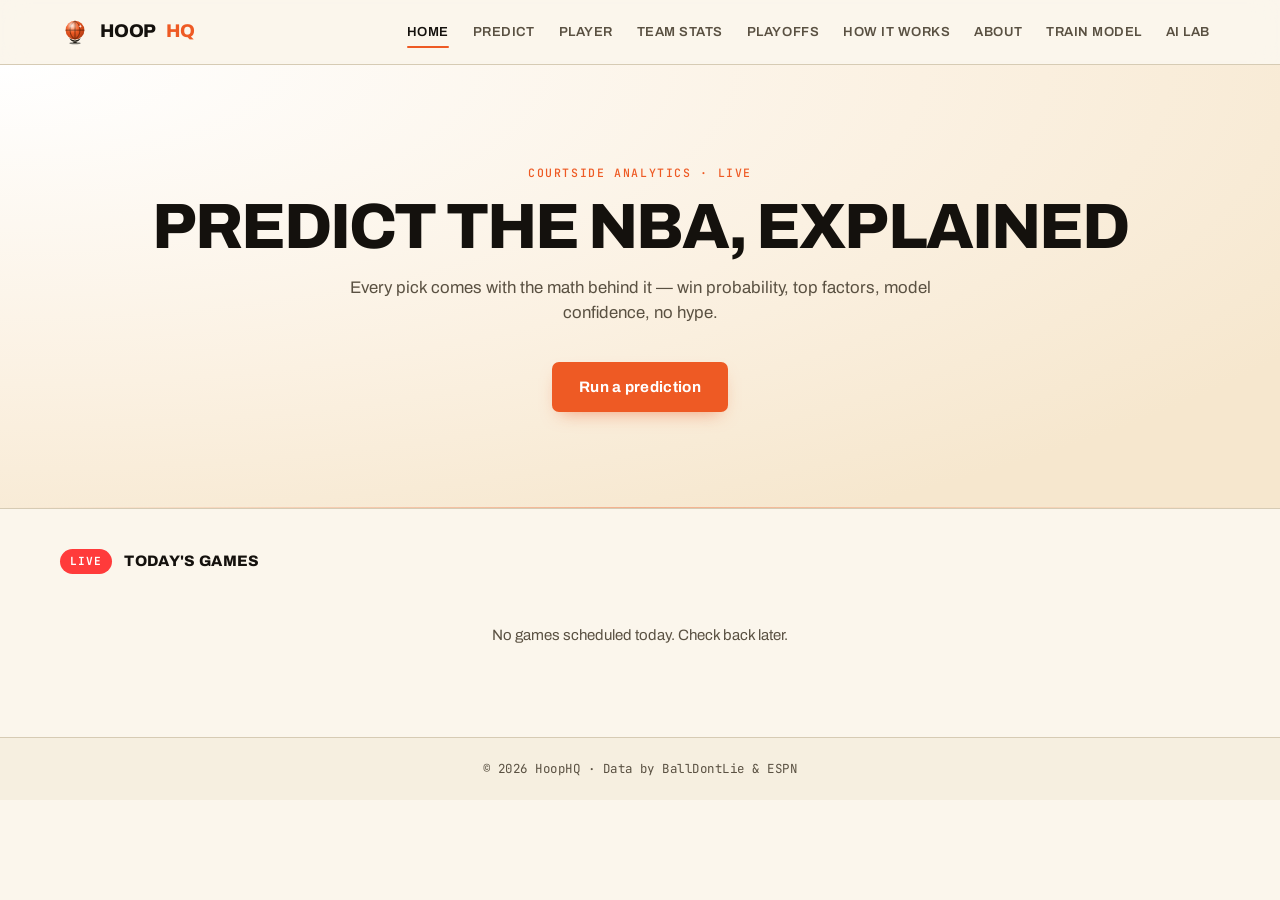
<file: index.html>
<!DOCTYPE html>
<html lang="en">
<head>
  <meta charset="UTF-8" />
  <meta name="viewport" content="width=device-width, initial-scale=1.0" />
  <title>HoopHQ — NBA Predictions</title>
  <link rel="icon" type="image/svg+xml" href="assets/favicon.svg" />
  <link rel="stylesheet" href="style.css" />
</head>
<body>

  <!-- HEADER -->
  <header class="site-header">
    <div class="header-inner">
      <a href="index.html" class="logo" aria-label="HoopHQ home">
        <img class="logo-mark" src="assets/logo-mark.svg" alt="" width="30" height="30" />
        <span class="logo-nba">Hoop</span><span class="logo-predictor">HQ</span>
      </a>
      <nav class="main-nav">
        <a href="index.html" class="nav-link active">Home</a>
        <a href="predict.html" class="nav-link">Predict</a>
        <a href="player.html" class="nav-link">Player</a>
        <a href="team-stats.html" class="nav-link">Team Stats</a>
        <a href="playoff.html" class="nav-link">Playoffs</a>
        <a href="how-it-works.html" class="nav-link">How It Works</a>
        <a href="about.html" class="nav-link">About</a>
        <a href="train.html" class="nav-link">Train Model</a>
        <a href="ai.html" class="nav-link">AI Lab</a>
      </nav>
      <button class="nav-toggle" id="navToggle">&#9776;</button>
    </div>
  </header>

  <!-- HERO -->
  <section class="hero">
    <div class="hero-content">
      <span class="hq-eyebrow">Courtside analytics · live</span>
      <h1 class="hero-title">Predict the NBA, explained</h1>
      <p class="hero-sub">Every pick comes with the math behind it — win probability, top factors, model confidence, no hype.</p>
      <a href="predict.html" class="btn-primary">Run a prediction</a>
    </div>
  </section>

  <!-- SCOREBOARD -->
  <section class="scoreboard-section">
    <div class="section-header">
      <span class="section-tag">LIVE</span>
      <h2>Today's games</h2>
    </div>
    <div id="scoreboard" class="scoreboard-grid">
      <div class="loader-wrap"><div class="spinner"></div><p>Loading games…</p></div>
    </div>
  </section>

  <!-- Game Detail Modal -->
  <div id="gameDetailModal" class="modal-overlay hidden">
    <div class="modal-box gd-modal-box">
      <button id="gameDetailClose" class="modal-close">&times;</button>
      <div id="gameDetailContent" class="modal-content"></div>
    </div>
  </div>

  <footer class="site-footer">
    <p>&copy; 2026 HoopHQ &middot; Data by BallDontLie &amp; ESPN</p>
  </footer>

  <script src="script.js"></script>
</body>
</html>
</file>
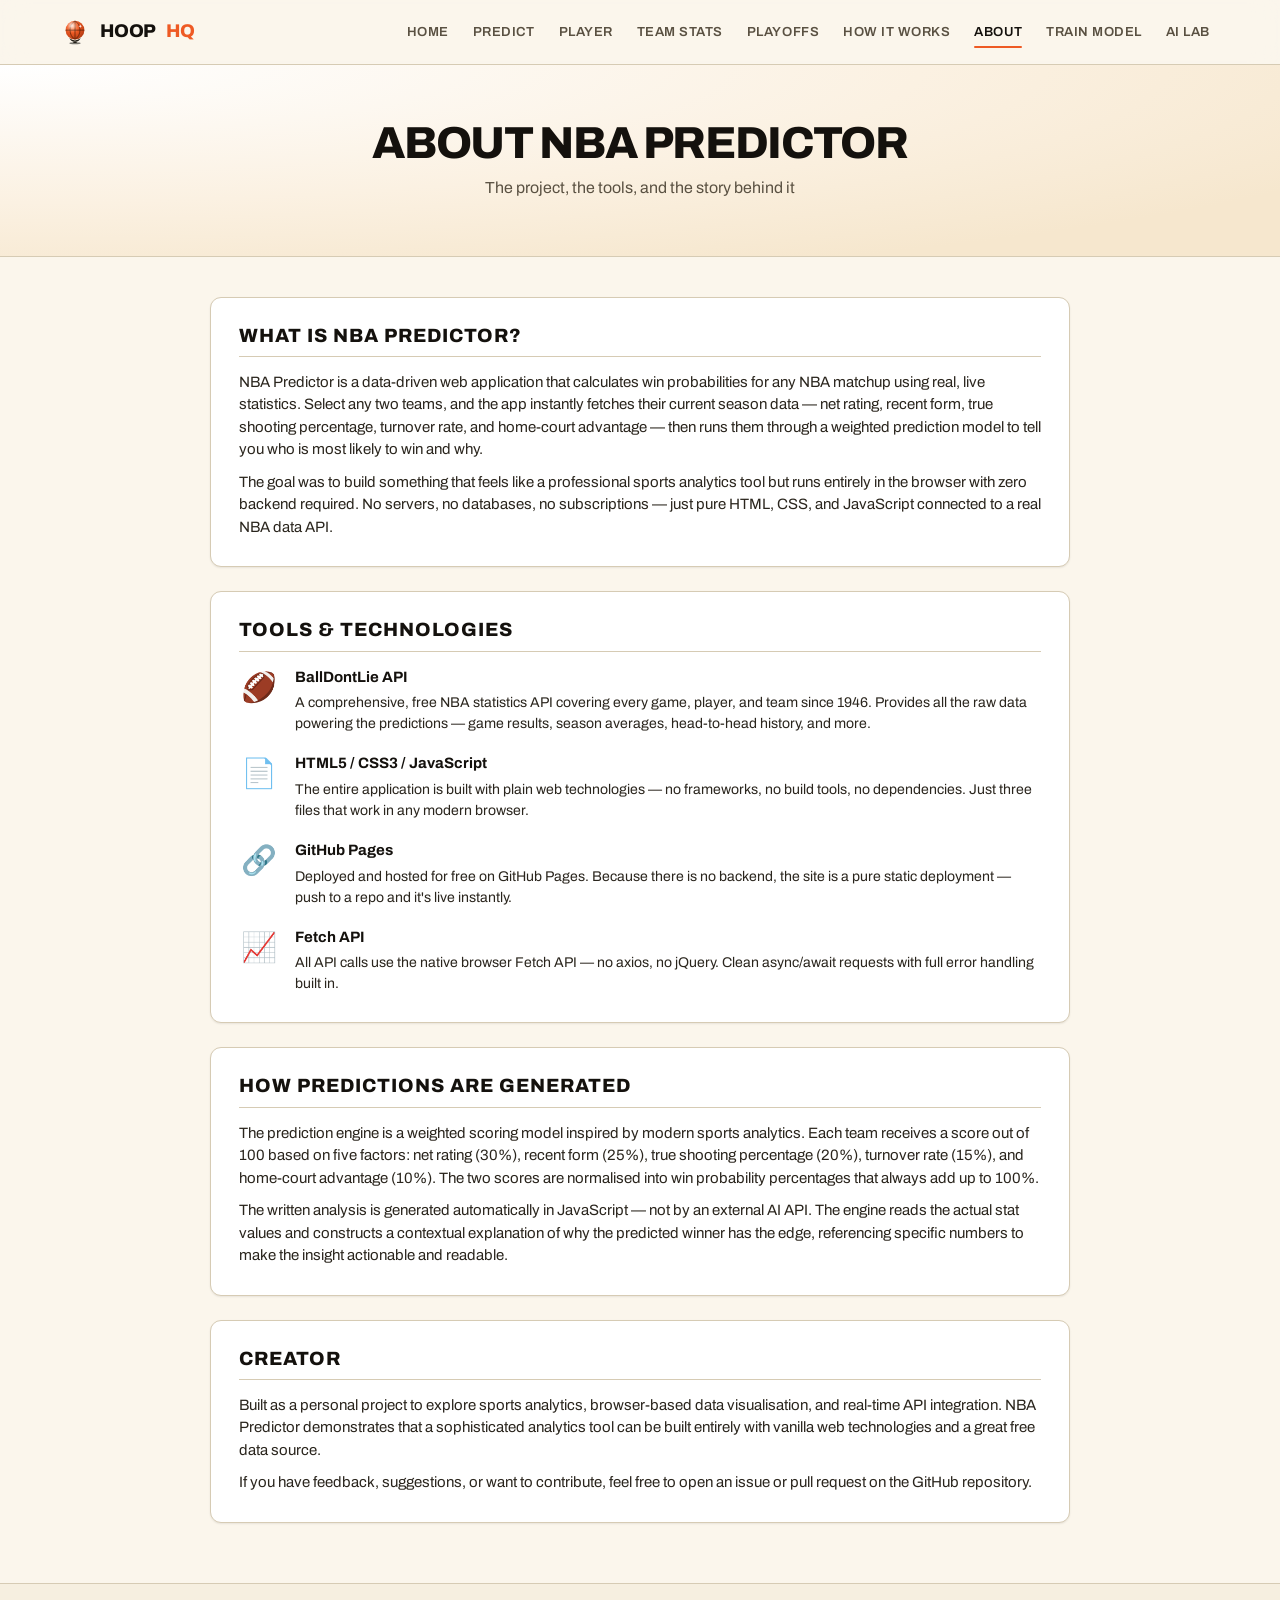
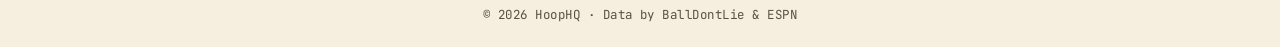
<file: about.html>
<!DOCTYPE html>
<html lang="en">
<head>
  <meta charset="UTF-8" />
  <meta name="viewport" content="width=device-width, initial-scale=1.0" />
  <title>About — HoopHQ</title>
  <link rel="icon" type="image/svg+xml" href="assets/favicon.svg" />
  <link rel="stylesheet" href="style.css" />
</head>
<body>

  <header class="site-header">
    <div class="header-inner">
      <a href="index.html" class="logo" aria-label="HoopHQ home">
        <img class="logo-mark" src="assets/logo-mark.svg" alt="" width="30" height="30" />
        <span class="logo-nba">Hoop</span><span class="logo-predictor">HQ</span>
      </a>
      <nav class="main-nav">
        <a href="index.html" class="nav-link">Home</a>
        <a href="predict.html" class="nav-link">Predict</a>
        <a href="player.html" class="nav-link">Player</a>
        <a href="team-stats.html" class="nav-link">Team Stats</a>
        <a href="playoff.html" class="nav-link">Playoffs</a>
        <a href="how-it-works.html" class="nav-link">How It Works</a>
        <a href="about.html" class="nav-link active">About</a>
        <a href="train.html" class="nav-link">Train Model</a>
        <a href="ai.html" class="nav-link">AI Lab</a>
      </nav>
      <button class="nav-toggle" id="navToggle">&#9776;</button>
    </div>
  </header>

  <section class="page-hero">
    <h1>About NBA Predictor</h1>
    <p>The project, the tools, and the story behind it</p>
  </section>

  <section class="about-section">

    <div class="about-card card">
      <h2>What Is NBA Predictor?</h2>
      <p>NBA Predictor is a data-driven web application that calculates win probabilities for any NBA matchup using real, live statistics. Select any two teams, and the app instantly fetches their current season data — net rating, recent form, true shooting percentage, turnover rate, and home-court advantage — then runs them through a weighted prediction model to tell you who is most likely to win and why.</p>
      <p>The goal was to build something that feels like a professional sports analytics tool but runs entirely in the browser with zero backend required. No servers, no databases, no subscriptions — just pure HTML, CSS, and JavaScript connected to a real NBA data API.</p>
    </div>

    <div class="about-card card">
      <h2>Tools &amp; Technologies</h2>
      <div class="tools-grid">
        <div class="tool-item">
          <div class="tool-icon">&#127944;</div>
          <div>
            <strong>BallDontLie API</strong>
            <p>A comprehensive, free NBA statistics API covering every game, player, and team since 1946. Provides all the raw data powering the predictions — game results, season averages, head-to-head history, and more.</p>
          </div>
        </div>
        <div class="tool-item">
          <div class="tool-icon">&#128196;</div>
          <div>
            <strong>HTML5 / CSS3 / JavaScript</strong>
            <p>The entire application is built with plain web technologies — no frameworks, no build tools, no dependencies. Just three files that work in any modern browser.</p>
          </div>
        </div>
        <div class="tool-item">
          <div class="tool-icon">&#128279;</div>
          <div>
            <strong>GitHub Pages</strong>
            <p>Deployed and hosted for free on GitHub Pages. Because there is no backend, the site is a pure static deployment — push to a repo and it's live instantly.</p>
          </div>
        </div>
        <div class="tool-item">
          <div class="tool-icon">&#128200;</div>
          <div>
            <strong>Fetch API</strong>
            <p>All API calls use the native browser Fetch API — no axios, no jQuery. Clean async/await requests with full error handling built in.</p>
          </div>
        </div>
      </div>
    </div>

    <div class="about-card card">
      <h2>How Predictions Are Generated</h2>
      <p>The prediction engine is a weighted scoring model inspired by modern sports analytics. Each team receives a score out of 100 based on five factors: net rating (30%), recent form (25%), true shooting percentage (20%), turnover rate (15%), and home-court advantage (10%). The two scores are normalised into win probability percentages that always add up to 100%.</p>
      <p>The written analysis is generated automatically in JavaScript — not by an external AI API. The engine reads the actual stat values and constructs a contextual explanation of why the predicted winner has the edge, referencing specific numbers to make the insight actionable and readable.</p>
    </div>

    <div class="about-card card">
      <h2>Creator</h2>
      <p>Built as a personal project to explore sports analytics, browser-based data visualisation, and real-time API integration. NBA Predictor demonstrates that a sophisticated analytics tool can be built entirely with vanilla web technologies and a great free data source.</p>
      <p>If you have feedback, suggestions, or want to contribute, feel free to open an issue or pull request on the GitHub repository.</p>
    </div>

  </section>

  <footer class="site-footer">
    <p>&copy; 2026 HoopHQ &middot; Data by BallDontLie &amp; ESPN</p>
  </footer>

  <script src="script.js"></script>
</body>
</html>
</file>
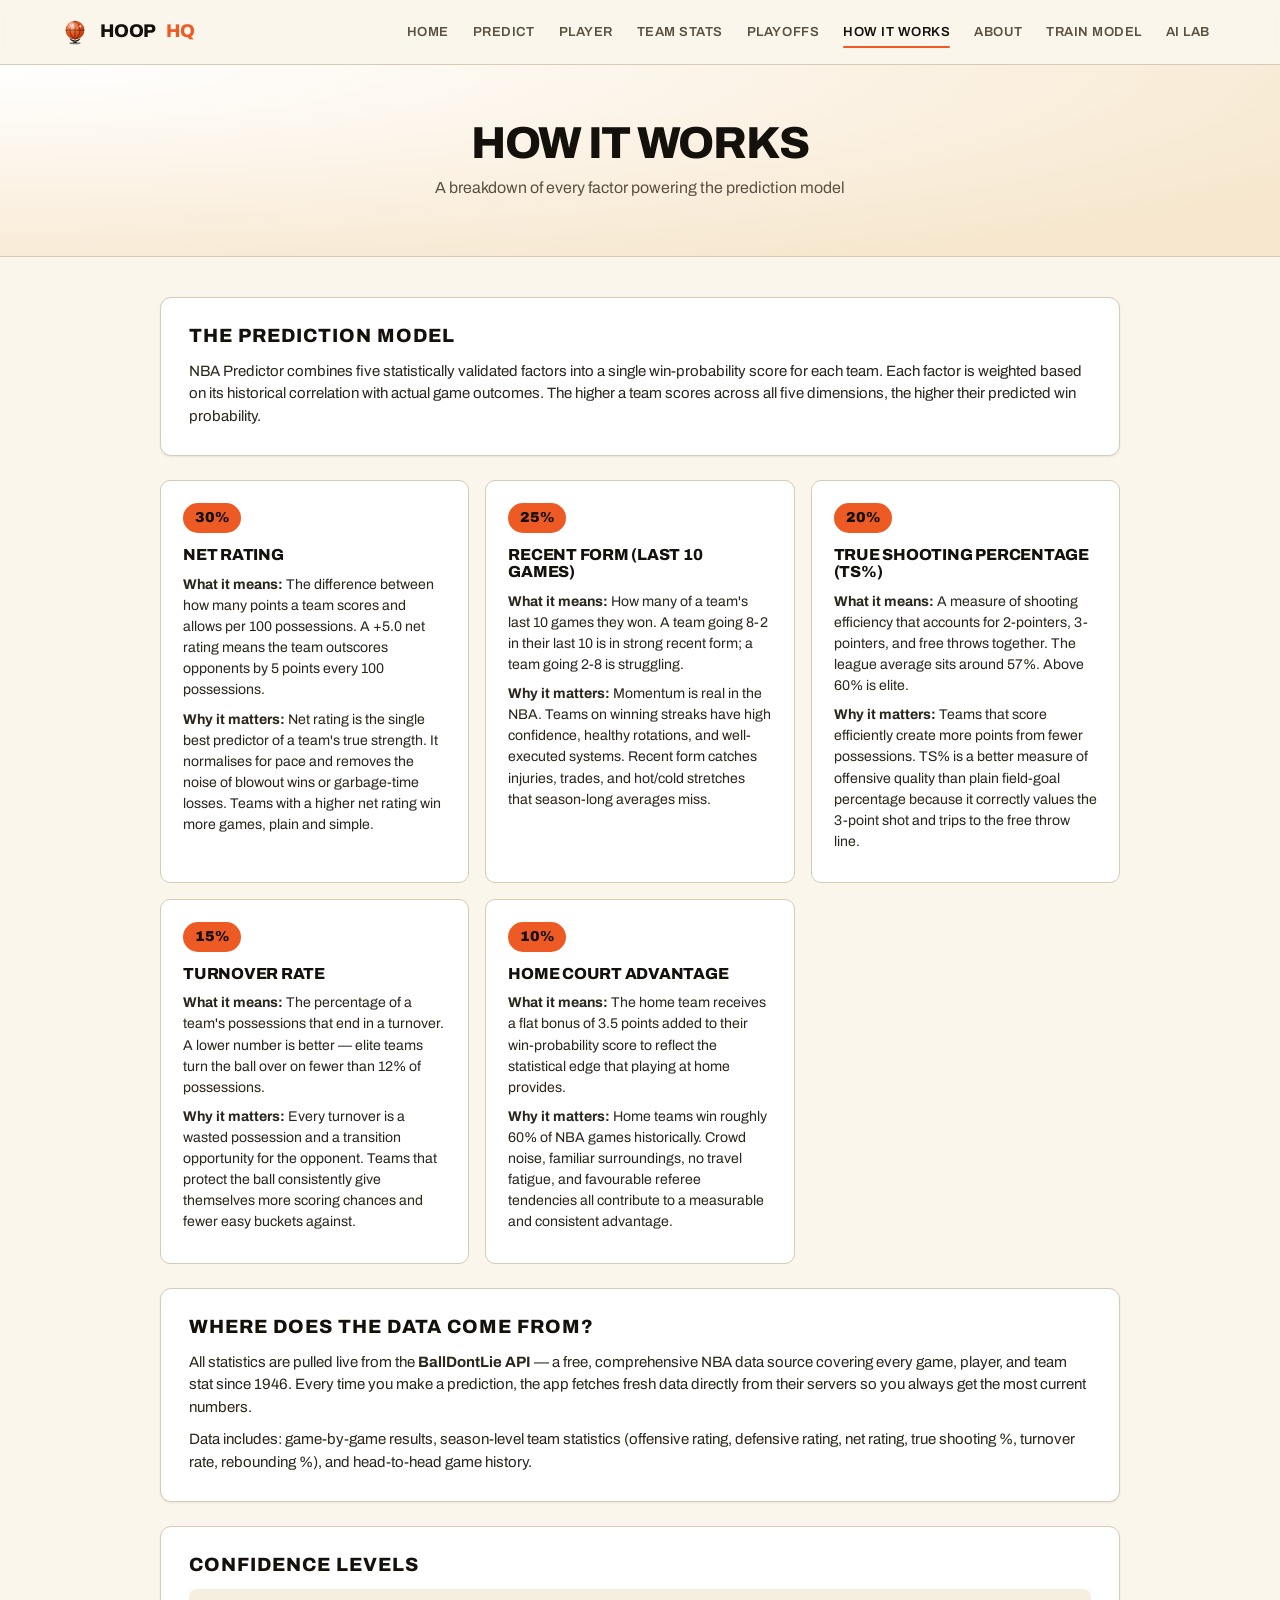
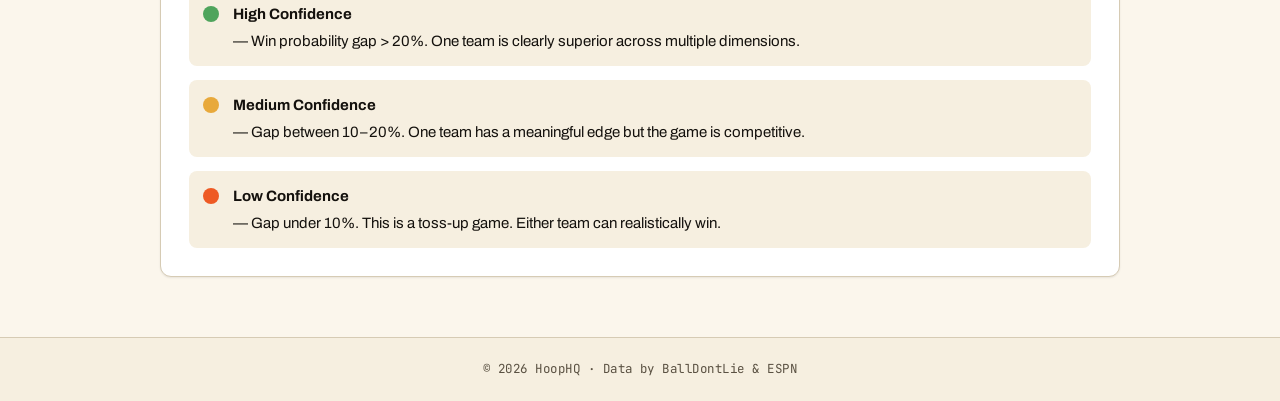
<file: how-it-works.html>
<!DOCTYPE html>
<html lang="en">
<head>
  <meta charset="UTF-8" />
  <meta name="viewport" content="width=device-width, initial-scale=1.0" />
  <title>How It Works — HoopHQ</title>
  <link rel="icon" type="image/svg+xml" href="assets/favicon.svg" />
  <link rel="stylesheet" href="style.css" />
</head>
<body>

  <header class="site-header">
    <div class="header-inner">
      <a href="index.html" class="logo" aria-label="HoopHQ home">
        <img class="logo-mark" src="assets/logo-mark.svg" alt="" width="30" height="30" />
        <span class="logo-nba">Hoop</span><span class="logo-predictor">HQ</span>
      </a>
      <nav class="main-nav">
        <a href="index.html" class="nav-link">Home</a>
        <a href="predict.html" class="nav-link">Predict</a>
        <a href="player.html" class="nav-link">Player</a>
        <a href="team-stats.html" class="nav-link">Team Stats</a>
        <a href="playoff.html" class="nav-link">Playoffs</a>
        <a href="how-it-works.html" class="nav-link active">How It Works</a>
        <a href="about.html" class="nav-link">About</a>
        <a href="train.html" class="nav-link">Train Model</a>
        <a href="ai.html" class="nav-link">AI Lab</a>
      </nav>
      <button class="nav-toggle" id="navToggle">&#9776;</button>
    </div>
  </header>

  <section class="page-hero">
    <h1>How It Works</h1>
    <p>A breakdown of every factor powering the prediction model</p>
  </section>

  <section class="hiw-section">

    <div class="hiw-intro card">
      <h2>The Prediction Model</h2>
      <p>NBA Predictor combines five statistically validated factors into a single win-probability score for each team. Each factor is weighted based on its historical correlation with actual game outcomes. The higher a team scores across all five dimensions, the higher their predicted win probability.</p>
    </div>

    <div class="factors-grid">

      <div class="factor-card">
        <div class="factor-weight">30%</div>
        <h3>Net Rating</h3>
        <p><strong>What it means:</strong> The difference between how many points a team scores and allows per 100 possessions. A +5.0 net rating means the team outscores opponents by 5 points every 100 possessions.</p>
        <p><strong>Why it matters:</strong> Net rating is the single best predictor of a team's true strength. It normalises for pace and removes the noise of blowout wins or garbage-time losses. Teams with a higher net rating win more games, plain and simple.</p>
      </div>

      <div class="factor-card">
        <div class="factor-weight">25%</div>
        <h3>Recent Form (Last 10 Games)</h3>
        <p><strong>What it means:</strong> How many of a team's last 10 games they won. A team going 8-2 in their last 10 is in strong recent form; a team going 2-8 is struggling.</p>
        <p><strong>Why it matters:</strong> Momentum is real in the NBA. Teams on winning streaks have high confidence, healthy rotations, and well-executed systems. Recent form catches injuries, trades, and hot/cold stretches that season-long averages miss.</p>
      </div>

      <div class="factor-card">
        <div class="factor-weight">20%</div>
        <h3>True Shooting Percentage (TS%)</h3>
        <p><strong>What it means:</strong> A measure of shooting efficiency that accounts for 2-pointers, 3-pointers, and free throws together. The league average sits around 57%. Above 60% is elite.</p>
        <p><strong>Why it matters:</strong> Teams that score efficiently create more points from fewer possessions. TS% is a better measure of offensive quality than plain field-goal percentage because it correctly values the 3-point shot and trips to the free throw line.</p>
      </div>

      <div class="factor-card">
        <div class="factor-weight">15%</div>
        <h3>Turnover Rate</h3>
        <p><strong>What it means:</strong> The percentage of a team's possessions that end in a turnover. A lower number is better — elite teams turn the ball over on fewer than 12% of possessions.</p>
        <p><strong>Why it matters:</strong> Every turnover is a wasted possession and a transition opportunity for the opponent. Teams that protect the ball consistently give themselves more scoring chances and fewer easy buckets against.</p>
      </div>

      <div class="factor-card">
        <div class="factor-weight">10%</div>
        <h3>Home Court Advantage</h3>
        <p><strong>What it means:</strong> The home team receives a flat bonus of 3.5 points added to their win-probability score to reflect the statistical edge that playing at home provides.</p>
        <p><strong>Why it matters:</strong> Home teams win roughly 60% of NBA games historically. Crowd noise, familiar surroundings, no travel fatigue, and favourable referee tendencies all contribute to a measurable and consistent advantage.</p>
      </div>

    </div>

    <div class="hiw-data card">
      <h2>Where Does the Data Come From?</h2>
      <p>All statistics are pulled live from the <strong>BallDontLie API</strong> — a free, comprehensive NBA data source covering every game, player, and team stat since 1946. Every time you make a prediction, the app fetches fresh data directly from their servers so you always get the most current numbers.</p>
      <p>Data includes: game-by-game results, season-level team statistics (offensive rating, defensive rating, net rating, true shooting %, turnover rate, rebounding %), and head-to-head game history.</p>
    </div>

    <div class="hiw-confidence card">
      <h2>Confidence Levels</h2>
      <div class="confidence-list">
        <div class="conf-item high">
          <span class="conf-dot"></span>
          <div>
            <strong>High Confidence</strong> — Win probability gap &gt; 20%. One team is clearly superior across multiple dimensions.
          </div>
        </div>
        <div class="conf-item medium">
          <span class="conf-dot"></span>
          <div>
            <strong>Medium Confidence</strong> — Gap between 10–20%. One team has a meaningful edge but the game is competitive.
          </div>
        </div>
        <div class="conf-item low">
          <span class="conf-dot"></span>
          <div>
            <strong>Low Confidence</strong> — Gap under 10%. This is a toss-up game. Either team can realistically win.
          </div>
        </div>
      </div>
    </div>

  </section>

  <footer class="site-footer">
    <p>&copy; 2026 HoopHQ &middot; Data by BallDontLie &amp; ESPN</p>
  </footer>

  <script src="script.js"></script>
</body>
</html>
</file>
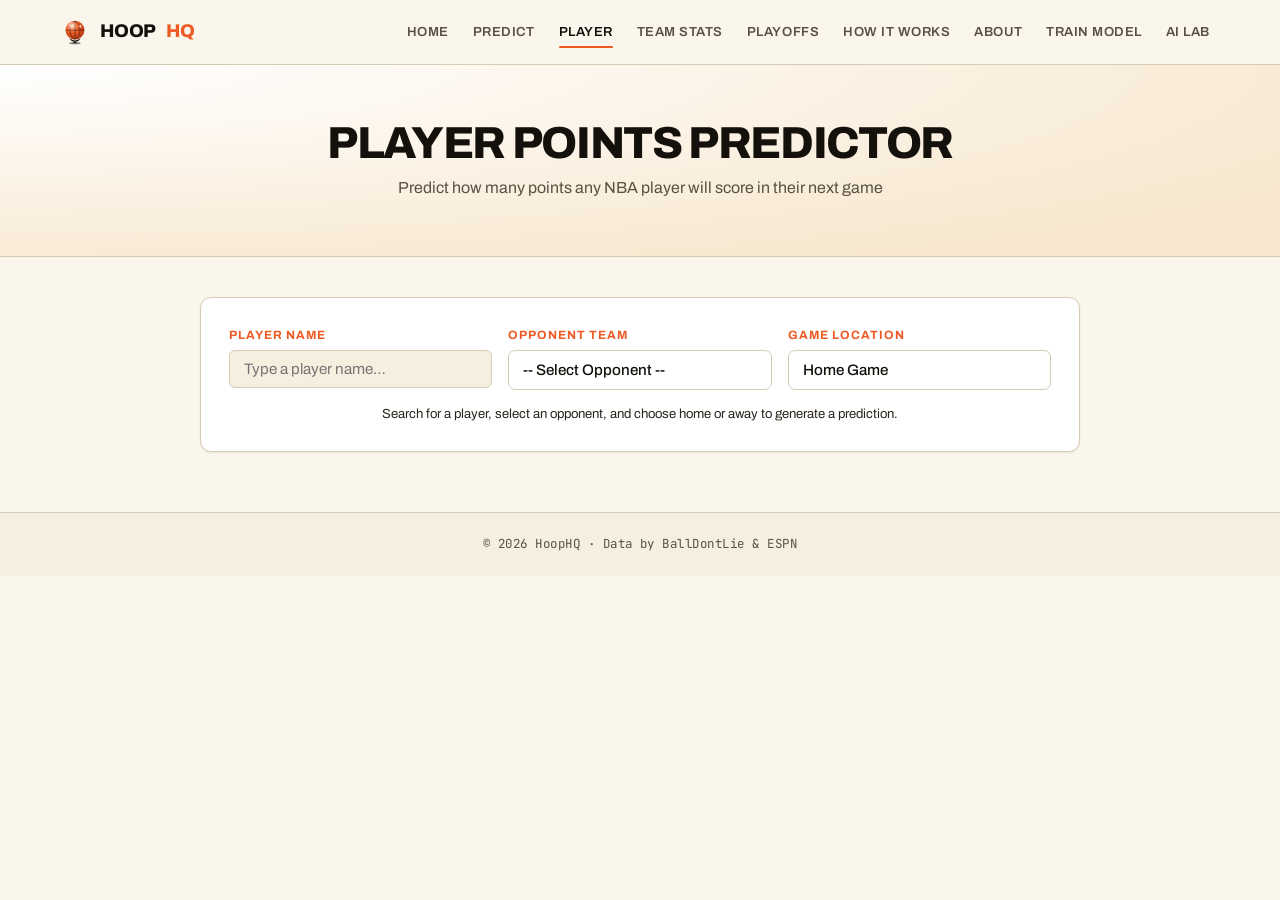
<file: player.html>
<!DOCTYPE html>
<html lang="en">
<head>
  <meta charset="UTF-8" />
  <meta name="viewport" content="width=device-width, initial-scale=1.0" />
  <title>Player Predictor — HoopHQ</title>
  <link rel="icon" type="image/svg+xml" href="assets/favicon.svg" />
  <link rel="stylesheet" href="style.css" />
</head>
<body>

  <header class="site-header">
    <div class="header-inner">
      <a href="index.html" class="logo" aria-label="HoopHQ home">
        <img class="logo-mark" src="assets/logo-mark.svg" alt="" width="30" height="30" />
        <span class="logo-nba">Hoop</span><span class="logo-predictor">HQ</span>
      </a>
      <nav class="main-nav">
        <a href="index.html" class="nav-link">Home</a>
        <a href="predict.html" class="nav-link">Predict</a>
        <a href="player.html" class="nav-link active">Player</a>
        <a href="team-stats.html" class="nav-link">Team Stats</a>
        <a href="playoff.html" class="nav-link">Playoffs</a>
        <a href="how-it-works.html" class="nav-link">How It Works</a>
        <a href="about.html" class="nav-link">About</a>
        <a href="train.html" class="nav-link">Train Model</a>
        <a href="ai.html" class="nav-link">AI Lab</a>
      </nav>
      <button class="nav-toggle" id="navToggle">&#9776;</button>
    </div>
  </header>

  <section class="page-hero">
    <h1>Player Points Predictor</h1>
    <p>Predict how many points any NBA player will score in their next game</p>
  </section>

  <section class="player-section">

    <div class="card player-search-card">
      <div class="player-inputs">
        <div class="form-group">
          <label>Player Name</label>
          <div class="search-input-wrap" id="playerSearchWrap">
            <input type="text" id="playerSearch" class="score-input" placeholder="Type a player name…" autocomplete="off" />
            <div id="playerDropdown" class="search-dropdown hidden"></div>
          </div>
        </div>
        <div class="form-group">
          <label>Opponent Team</label>
          <select id="opponentTeam" class="team-select">
            <option value="">-- Select Opponent --</option>
          </select>
        </div>
        <div class="form-group">
          <label>Game Location</label>
          <select id="gameLocation" class="team-select">
            <option value="home">Home Game</option>
            <option value="away">Away Game</option>
          </select>
        </div>
      </div>
      <p id="playerHint" class="bulk-hint" style="margin-top:14px;text-align:center">
        Search for a player, select an opponent, and choose home or away to generate a prediction.
      </p>
    </div>

    <div id="playerLoader" class="loader-wrap hidden">
      <div class="spinner"></div><p>Fetching player data…</p>
    </div>
    <div id="playerError" class="error-box hidden"></div>

    <div id="playerResults" class="hidden">

      <!-- Header card: identity + prediction hero -->
      <div class="card player-header-card">
        <div class="player-identity">
          <div class="player-initials" id="playerInitials"></div>
          <div>
            <h2 id="playerFullName" class="player-name-display"></h2>
            <p id="playerMeta" class="player-meta-line"></p>
          </div>
        </div>
        <div class="prediction-hero">
          <div class="pred-label">Predicted Points</div>
          <div class="pred-number" id="predictedPts">—</div>
          <div class="pred-range" id="predictedRange"></div>
          <span class="confidence-badge" id="playerConfidence"></span>
        </div>
      </div>

      <!-- Factor breakdown + season stats -->
      <div class="player-stats-grid">
        <div class="stat-card">
          <h3>Prediction Factors</h3>
          <div class="factor-row">
            <span class="factor-name">Season Average <span style="color:var(--muted)">(20%)</span></span>
            <span class="factor-val" id="factorSeason">—</span>
          </div>
          <div class="factor-row">
            <span class="factor-name">Home / Away Average <span style="color:var(--muted)">(20%)</span></span>
            <span class="factor-val" id="factorLocation">—</span>
          </div>
          <div class="factor-row">
            <span class="factor-name">Last 10 Games Form <span style="color:var(--muted)">(25%)</span></span>
            <span class="factor-val" id="factorRecent">—</span>
          </div>
          <div class="factor-row">
            <span class="factor-name">vs Opponent (All Games) <span style="color:var(--muted)">(20%)</span></span>
            <span class="factor-val" id="factorOpp">—</span>
          </div>
          <div class="factor-row">
            <span class="factor-name">vs Opp at This Location <span style="color:var(--muted)">(15%)</span></span>
            <span class="factor-val" id="factorOppLoc">—</span>
          </div>
        </div>

        <div class="stat-card">
          <h3>Season Stats</h3>
          <div class="factor-row"><span class="factor-name">Points Per Game</span><span class="factor-val" id="statPpg">—</span></div>
          <div class="factor-row"><span class="factor-name">Home PPG</span><span class="factor-val" id="statHomePpg">—</span></div>
          <div class="factor-row"><span class="factor-name">Away PPG</span><span class="factor-val" id="statAwayPpg">—</span></div>
          <div class="factor-row"><span class="factor-name">Minutes Per Game</span><span class="factor-val" id="statMpg">—</span></div>
          <div class="factor-row"><span class="factor-name">Field Goal %</span><span class="factor-val" id="statFg">—</span></div>
          <div class="factor-row"><span class="factor-name">3-Point %</span><span class="factor-val" id="statFg3">—</span></div>
          <div class="factor-row"><span class="factor-name">Free Throw %</span><span class="factor-val" id="statFt">—</span></div>
          <div class="factor-row"><span class="factor-name">Games Played</span><span class="factor-val" id="statGp">—</span></div>
        </div>
      </div>

      <!-- Canvas chart -->
      <div class="card chart-card">
        <h3>Last 10 Games Scoring</h3>
        <div class="canvas-wrap">
          <canvas id="scoreChart" class="score-canvas"></canvas>
        </div>
        <div class="chart-legend">
          <span class="cl-item"><span class="cl-swatch" style="background:#cc0000"></span>Above Average</span>
          <span class="cl-item"><span class="cl-swatch" style="background:#444"></span>Below Average</span>
          <span class="cl-item"><span class="cl-line"></span>Season Avg</span>
        </div>
      </div>

      <!-- Best/worst + vs opponent -->
      <div class="player-stats-grid">
        <div class="stat-card">
          <h3>Season Highlights</h3>
          <div class="factor-row"><span class="factor-name">Best Game</span><span class="factor-val green-val" id="bestGame">—</span></div>
          <div class="factor-row"><span class="factor-name">Worst Game</span><span class="factor-val red-val" id="worstGame">—</span></div>
          <div class="factor-row"><span class="factor-name">20+ Point Games</span><span class="factor-val" id="twentyPlus">—</span></div>
          <div class="factor-row"><span class="factor-name">30+ Point Games</span><span class="factor-val" id="thirtyPlus">—</span></div>
          <div class="factor-row"><span class="factor-name">Scoring Consistency</span><span class="factor-val" id="consistency">—</span></div>
        </div>

        <div class="stat-card">
          <h3>vs <span id="vsOppName">Opponent</span> This Season</h3>
          <div class="factor-row"><span class="factor-name">Games Played</span><span class="factor-val" id="vsGames">—</span></div>
          <div class="factor-row"><span class="factor-name">Average Points</span><span class="factor-val" id="vsAvg">—</span></div>
          <div class="factor-row"><span class="factor-name" id="vsAtLocLabel">Avg at Location</span><span class="factor-val" id="vsAtLoc">—</span></div>
          <div class="factor-row"><span class="factor-name">Best vs Opponent</span><span class="factor-val green-val" id="vsBest">—</span></div>
          <div class="factor-row"><span class="factor-name">Worst vs Opponent</span><span class="factor-val red-val" id="vsWorst">—</span></div>
        </div>
      </div>

    </div>
  </section>

  <footer class="site-footer">
    <p>&copy; 2026 HoopHQ &middot; Data by BallDontLie &amp; ESPN</p>
  </footer>
  <script src="script.js"></script>
</body>
</html>
</file>
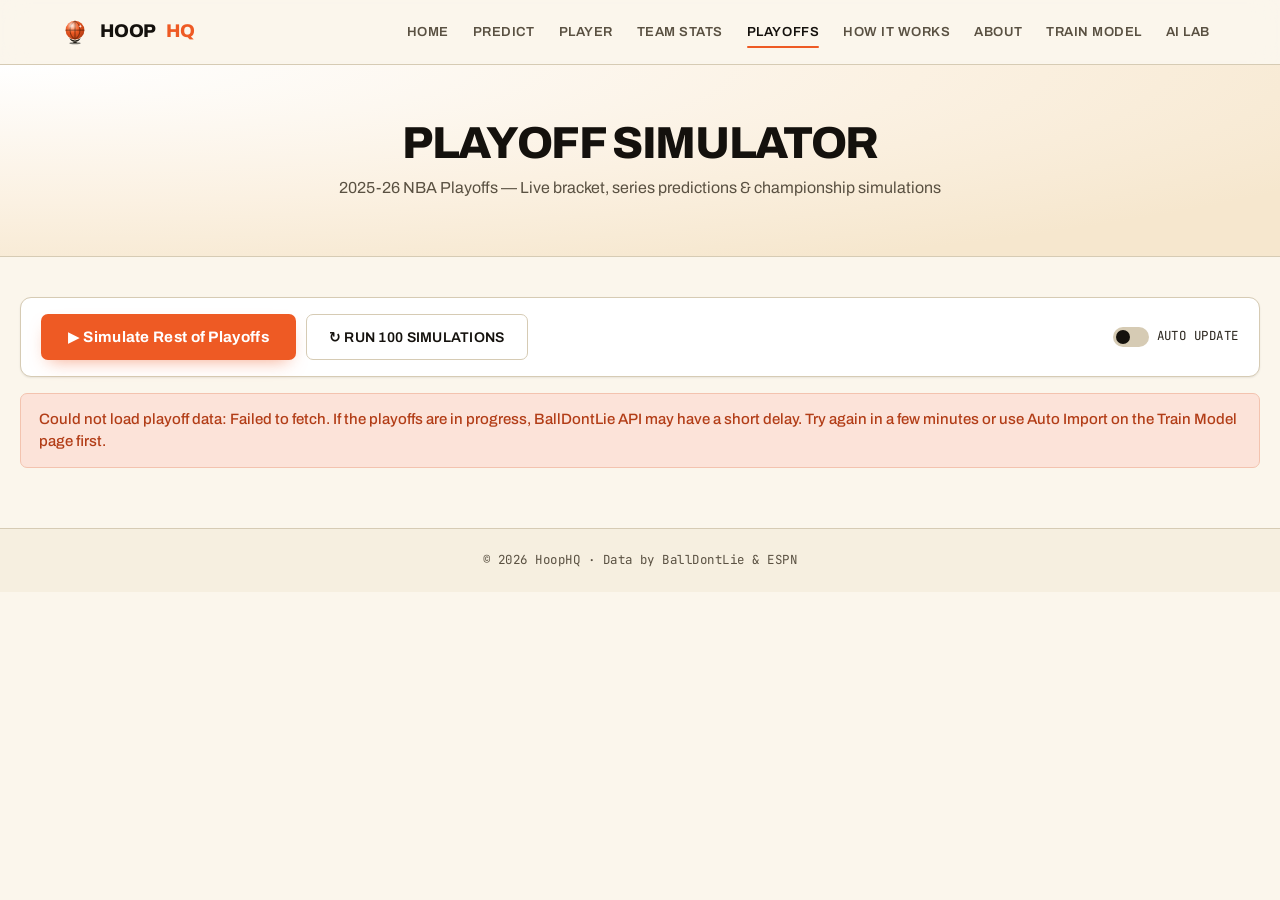
<file: playoff.html>
<!DOCTYPE html>
<html lang="en">
<head>
  <meta charset="UTF-8" />
  <meta name="viewport" content="width=device-width, initial-scale=1.0" />
  <title>Playoffs — HoopHQ</title>
  <link rel="icon" type="image/svg+xml" href="assets/favicon.svg" />
  <link rel="stylesheet" href="style.css" />
</head>
<body>

  <header class="site-header">
    <div class="header-inner">
      <a href="index.html" class="logo" aria-label="HoopHQ home">
        <img class="logo-mark" src="assets/logo-mark.svg" alt="" width="30" height="30" />
        <span class="logo-nba">Hoop</span><span class="logo-predictor">HQ</span>
      </a>
      <nav class="main-nav">
        <a href="index.html" class="nav-link">Home</a>
        <a href="predict.html" class="nav-link">Predict</a>
        <a href="player.html" class="nav-link">Player</a>
        <a href="team-stats.html" class="nav-link">Team Stats</a>
        <a href="playoff.html" class="nav-link active">Playoffs</a>
        <a href="how-it-works.html" class="nav-link">How It Works</a>
        <a href="about.html" class="nav-link">About</a>
        <a href="train.html" class="nav-link">Train Model</a>
        <a href="ai.html" class="nav-link">AI Lab</a>
      </nav>
      <button class="nav-toggle" id="navToggle">&#9776;</button>
    </div>
  </header>

  <section class="page-hero">
    <h1>Playoff Simulator</h1>
    <p>2025-26 NBA Playoffs — Live bracket, series predictions &amp; championship simulations</p>
  </section>

  <section class="playoff-section">

    <!-- Live Playoff Games -->
    <div id="playoffLiveGames" class="playoff-live-wrap hidden">
      <div class="playoff-live-header">
        <span class="section-tag">LIVE</span>
        <h3>Today's Playoff Games</h3>
      </div>
      <div id="playoffLiveGrid" class="scoreboard-grid"></div>
    </div>

    <!-- Predicted Champion Trophy -->
    <div id="trophyDisplay" class="trophy-display hidden">
      <div class="trophy-icon">&#127942;</div>
      <div class="trophy-content">
        <div class="trophy-label">Predicted NBA Champion</div>
        <div class="trophy-team" id="trophyTeam"></div>
        <div class="trophy-prob" id="trophyProb"></div>
      </div>
    </div>

    <!-- Controls -->
    <div class="card playoff-controls">
      <div class="playoff-btns">
        <button id="simulateBtn" class="btn-primary">&#9654; Simulate Rest of Playoffs</button>
        <button id="simulate100Btn" class="btn-secondary">&#8635; Run 100 Simulations</button>
      </div>
      <label class="auto-update-label">
        <input type="checkbox" id="autoUpdateToggle" />
        <span class="au-toggle-track"></span>
        <span class="au-label-text">Auto Update</span>
      </label>
    </div>

    <!-- 100-sim results -->
    <div id="sim100Results" class="card hidden" style="margin-top:16px">
      <h3 style="font-size:.82rem;font-weight:700;color:var(--accent);text-transform:uppercase;letter-spacing:1px;margin-bottom:16px">Championship Probability — 100 Simulations</h3>
      <div id="sim100Body"></div>
    </div>

    <!-- Bracket loading -->
    <div id="bracketLoader" class="loader-wrap" style="margin-top:32px">
      <div class="spinner"></div><p>Loading playoff bracket…</p>
    </div>
    <div id="bracketError" class="error-box hidden" style="margin-top:16px"></div>

    <!-- The bracket itself -->
    <div id="bracketWrap" class="bracket-outer hidden">
      <div class="bracket-labels">
        <span>WESTERN CONFERENCE</span>
        <span>NBA FINALS</span>
        <span>EASTERN CONFERENCE</span>
      </div>
      <div class="bracket-main" id="bracketMain"></div>
    </div>

  </section>

  <!-- Series Detail Modal -->
  <div id="seriesModal" class="modal-overlay hidden">
    <div class="modal-box series-modal-box">
      <button id="seriesModalClose" class="modal-close">&times;</button>
      <div id="seriesModalContent" class="modal-content"></div>
    </div>
  </div>

  <!-- Game Detail Modal -->
  <div id="gameDetailModal" class="modal-overlay hidden">
    <div class="modal-box gd-modal-box">
      <button id="gameDetailClose" class="modal-close">&times;</button>
      <div id="gameDetailContent" class="modal-content"></div>
    </div>
  </div>

  <footer class="site-footer">
    <p>&copy; 2026 HoopHQ &middot; Data by BallDontLie &amp; ESPN</p>
  </footer>
  <script src="script.js"></script>
</body>
</html>
</file>
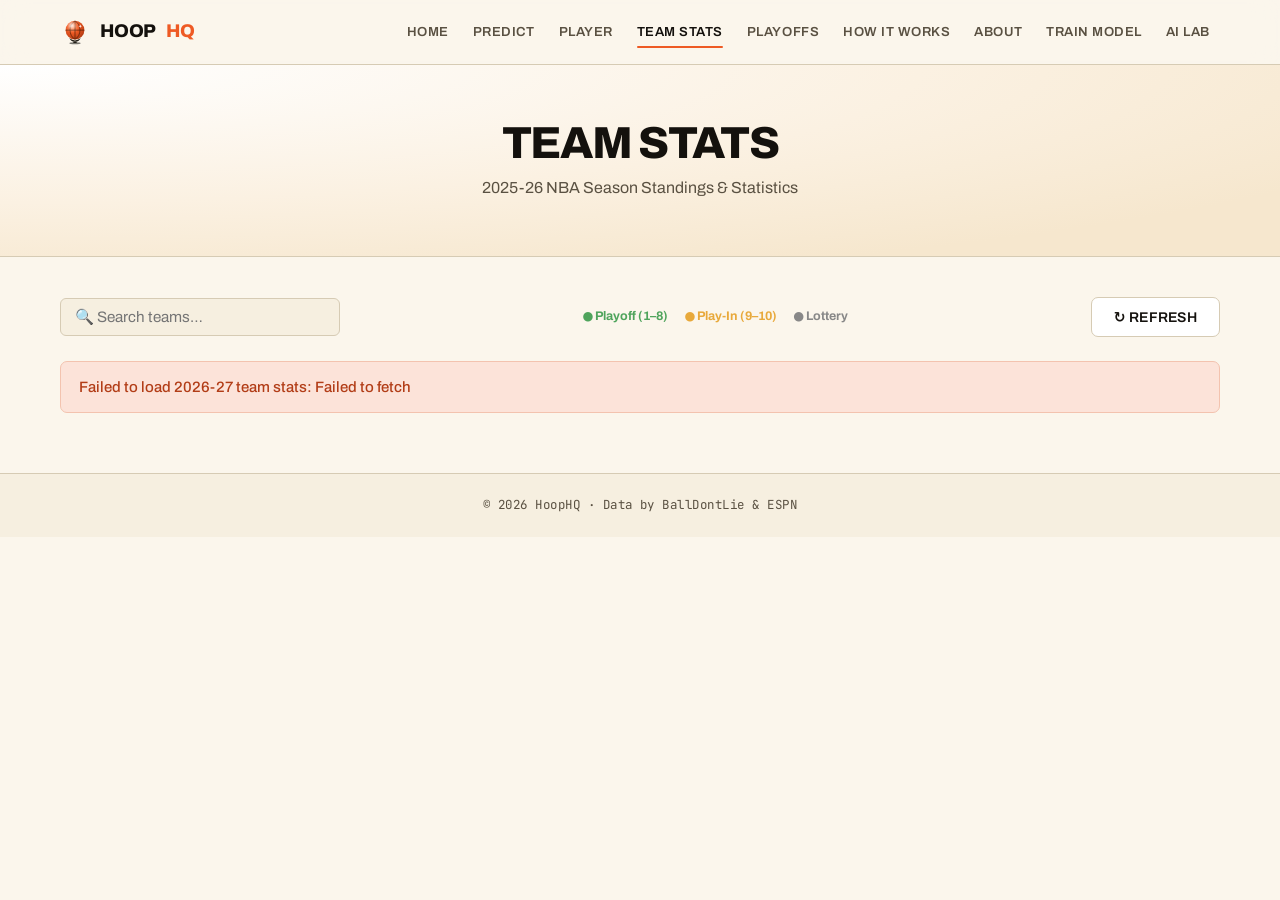
<file: team-stats.html>
<!DOCTYPE html>
<html lang="en">
<head>
  <meta charset="UTF-8" />
  <meta name="viewport" content="width=device-width, initial-scale=1.0" />
  <title>Team Stats — HoopHQ</title>
  <link rel="icon" type="image/svg+xml" href="assets/favicon.svg" />
  <link rel="stylesheet" href="style.css" />
</head>
<body>

  <header class="site-header">
    <div class="header-inner">
      <a href="index.html" class="logo" aria-label="HoopHQ home">
        <img class="logo-mark" src="assets/logo-mark.svg" alt="" width="30" height="30" />
        <span class="logo-nba">Hoop</span><span class="logo-predictor">HQ</span>
      </a>
      <nav class="main-nav">
        <a href="index.html" class="nav-link">Home</a>
        <a href="predict.html" class="nav-link">Predict</a>
        <a href="player.html" class="nav-link">Player</a>
        <a href="team-stats.html" class="nav-link active">Team Stats</a>
        <a href="playoff.html" class="nav-link">Playoffs</a>
        <a href="how-it-works.html" class="nav-link">How It Works</a>
        <a href="about.html" class="nav-link">About</a>
        <a href="train.html" class="nav-link">Train Model</a>
        <a href="ai.html" class="nav-link">AI Lab</a>
      </nav>
      <button class="nav-toggle" id="navToggle">&#9776;</button>
    </div>
  </header>

  <section class="page-hero">
    <h1>Team Stats</h1>
    <p>2025-26 NBA Season Standings &amp; Statistics</p>
  </section>

  <section class="team-stats-section">

    <div class="ts-controls">
      <input type="text" id="teamSearch" class="score-input ts-search" placeholder="&#128269; Search teams…" />
      <div class="ts-legend">
        <span class="ts-leg-item ts-playoff">&#9679; Playoff (1–8)</span>
        <span class="ts-leg-item ts-playin">&#9679; Play-In (9–10)</span>
        <span class="ts-leg-item ts-lottery">&#9679; Lottery</span>
      </div>
      <button id="refreshStatsBtn" class="btn-secondary ts-refresh">&#8635; Refresh</button>
    </div>

    <div id="teamStatsLoader" class="loader-wrap">
      <div class="spinner"></div>
      <p id="teamStatsLoadMsg">Loading 2025-26 season data…</p>
    </div>
    <div id="teamStatsError" class="error-box hidden"></div>

    <div id="tsWest" class="conf-section hidden">
      <h2 class="conf-title">&#9733; Western Conference</h2>
      <div class="table-responsive">
        <table class="games-table sortable-table" id="westTable">
          <thead id="westHead"></thead>
          <tbody id="westBody"></tbody>
        </table>
      </div>
    </div>

    <div id="tsEast" class="conf-section hidden" style="margin-top:32px">
      <h2 class="conf-title">&#9733; Eastern Conference</h2>
      <div class="table-responsive">
        <table class="games-table sortable-table" id="eastTable">
          <thead id="eastHead"></thead>
          <tbody id="eastBody"></tbody>
        </table>
      </div>
    </div>

  </section>

  <!-- Team Detail Modal -->
  <div id="teamModal" class="modal-overlay hidden">
    <div class="modal-box">
      <button id="modalClose" class="modal-close">&times;</button>
      <div id="modalContent" class="modal-content"></div>
    </div>
  </div>

  <footer class="site-footer">
    <p>&copy; 2026 HoopHQ &middot; Data by BallDontLie &amp; ESPN</p>
  </footer>
  <script src="script.js"></script>
</body>
</html>
</file>
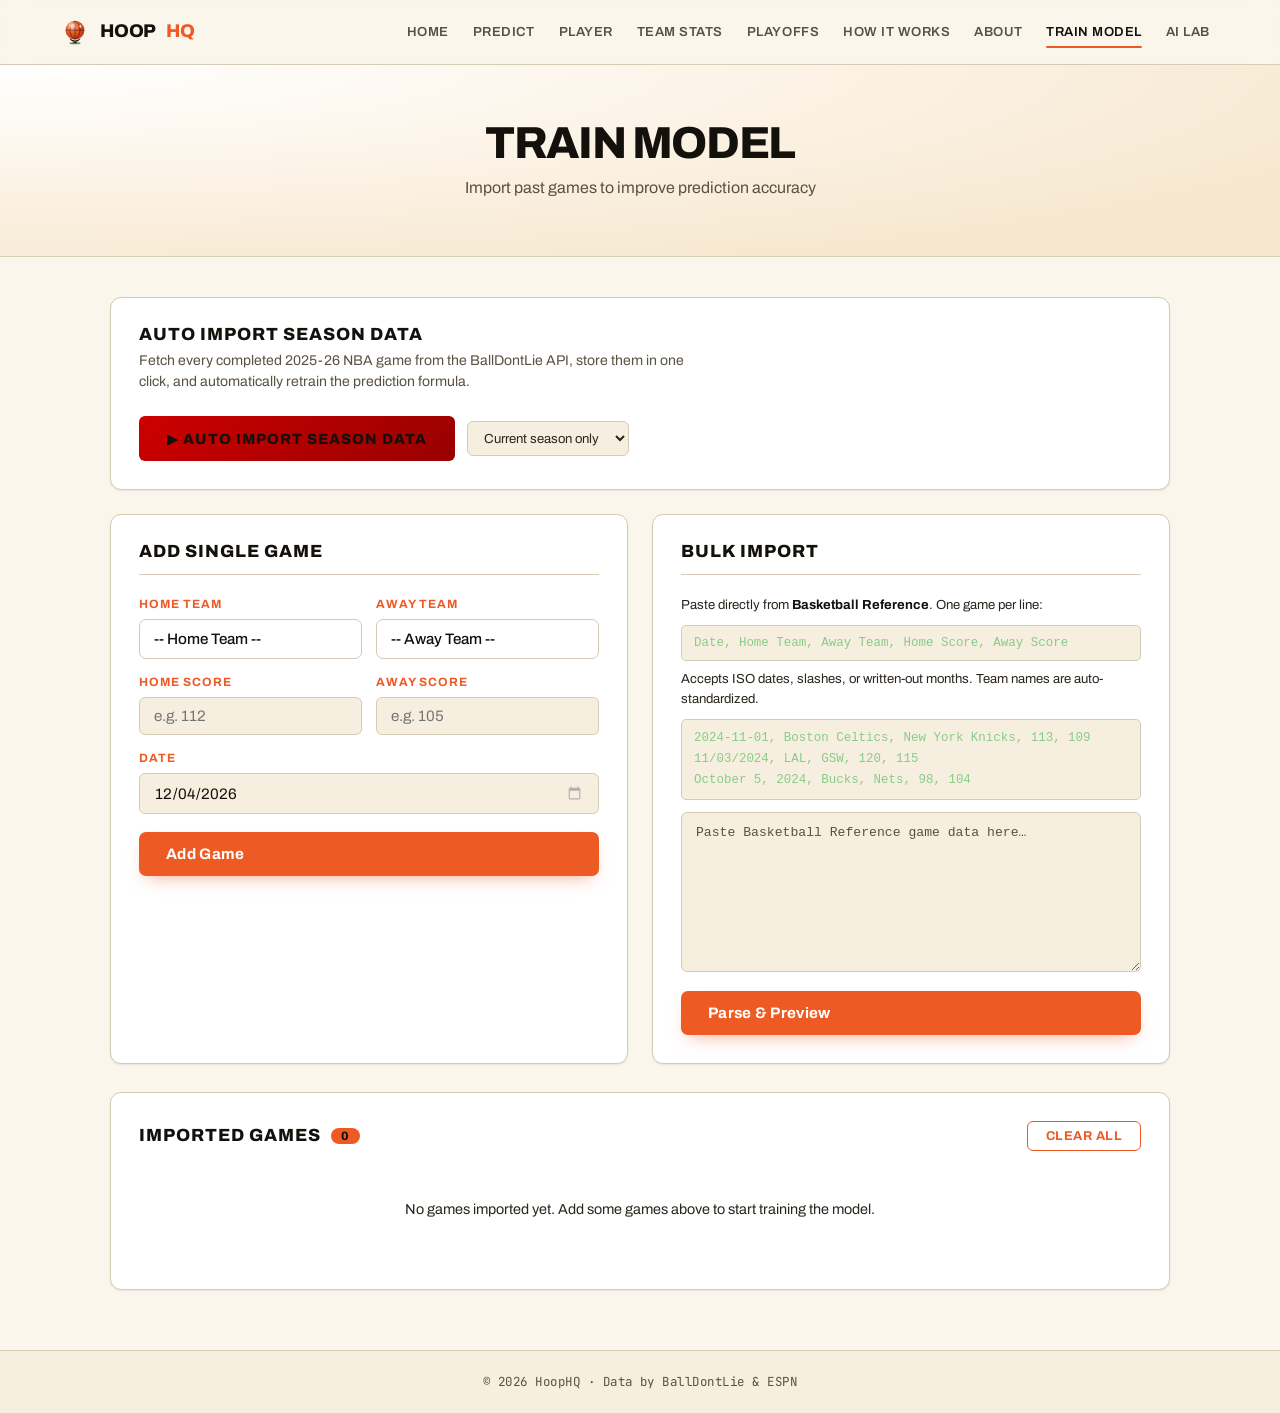
<file: train.html>
<!DOCTYPE html>
<html lang="en">
<head>
  <meta charset="UTF-8" />
  <meta name="viewport" content="width=device-width, initial-scale=1.0" />
  <title>Train Model — HoopHQ</title>
  <link rel="icon" type="image/svg+xml" href="assets/favicon.svg" />
  <link rel="stylesheet" href="style.css" />
</head>
<body>

  <header class="site-header">
    <div class="header-inner">
      <a href="index.html" class="logo" aria-label="HoopHQ home">
        <img class="logo-mark" src="assets/logo-mark.svg" alt="" width="30" height="30" />
        <span class="logo-nba">Hoop</span><span class="logo-predictor">HQ</span>
      </a>
      <nav class="main-nav">
        <a href="index.html" class="nav-link">Home</a>
        <a href="predict.html" class="nav-link">Predict</a>
        <a href="player.html" class="nav-link">Player</a>
        <a href="team-stats.html" class="nav-link">Team Stats</a>
        <a href="playoff.html" class="nav-link">Playoffs</a>
        <a href="how-it-works.html" class="nav-link">How It Works</a>
        <a href="about.html" class="nav-link">About</a>
        <a href="train.html" class="nav-link active">Train Model</a>
        <a href="ai.html" class="nav-link">AI Lab</a>
      </nav>
      <button class="nav-toggle" id="navToggle">&#9776;</button>
    </div>
  </header>

  <section class="page-hero">
    <h1>Train Model</h1>
    <p>Import past games to improve prediction accuracy</p>
  </section>

  <section class="train-section">

    <!-- Auto Import Card -->
    <div class="card auto-import-card">
      <div class="auto-import-header">
        <div class="auto-import-info">
          <h2>Auto Import Season Data</h2>
          <p>Fetch every completed 2025-26 NBA game from the BallDontLie API, store them in one click, and automatically retrain the prediction formula.</p>
        </div>
        <div class="auto-import-controls">
          <button id="autoImportBtn" class="btn-auto-import">&#9654; Auto Import Season Data</button>
          <select id="seasonsToImport" class="seasons-select">
            <option value="1">Current season only</option>
            <option value="2">Current + 1 previous</option>
            <option value="3">Current + 2 previous</option>
          </select>
        </div>
      </div>

      <!-- Progress bar (hidden until import starts) -->
      <div id="autoImportProgress" class="auto-progress hidden">
        <div class="progress-header">
          <span id="progressText">Fetching schedule…</span>
          <span id="progressPct">0%</span>
        </div>
        <div class="progress-track">
          <div id="progressFill" class="progress-fill"></div>
        </div>
        <p id="progressDetail" class="progress-detail"></p>
      </div>

      <!-- Result summary (hidden until import completes) -->
      <div id="autoImportResult" class="hidden"></div>
    </div>

    <!-- Training Summary -->
    <div id="trainingSummary" class="training-summary hidden">
      <div class="summary-icon">&#127947;</div>
      <div class="summary-content">
        <h3>Model Updated</h3>
        <p id="summaryText"></p>
      </div>
    </div>

    <div class="train-grid">

      <!-- Single Game Input -->
      <div class="card train-card">
        <h2>Add Single Game</h2>
        <form id="addGameForm" class="game-form" autocomplete="off">
          <div class="form-row">
            <div class="form-group">
              <label for="homeTeamInput">Home Team</label>
              <select id="homeTeamInput" class="team-select" required>
                <option value="">-- Home Team --</option>
              </select>
            </div>
            <div class="form-group">
              <label for="awayTeamInput">Away Team</label>
              <select id="awayTeamInput" class="team-select" required>
                <option value="">-- Away Team --</option>
              </select>
            </div>
          </div>
          <div class="form-row">
            <div class="form-group">
              <label for="homeScoreInput">Home Score</label>
              <input type="number" id="homeScoreInput" class="score-input" min="0" max="250" placeholder="e.g. 112" required />
            </div>
            <div class="form-group">
              <label for="awayScoreInput">Away Score</label>
              <input type="number" id="awayScoreInput" class="score-input" min="0" max="250" placeholder="e.g. 105" required />
            </div>
          </div>
          <div class="form-row">
            <div class="form-group full-width">
              <label for="gameDateInput">Date</label>
              <input type="date" id="gameDateInput" class="score-input" required />
            </div>
          </div>
          <div id="addGameError" class="form-error hidden"></div>
          <button type="submit" class="btn-primary btn-block">Add Game</button>
        </form>
      </div>

      <!-- Bulk Import -->
      <div class="card train-card">
        <h2>Bulk Import</h2>
        <p class="bulk-hint">Paste directly from <strong style="color:var(--white)">Basketball Reference</strong>. One game per line:</p>
        <code class="bulk-format">Date, Home Team, Away Team, Home Score, Away Score</code>
        <p class="bulk-hint" style="margin-top:8px">Accepts ISO dates, slashes, or written-out months. Team names are auto-standardized.</p>
        <code class="bulk-format bulk-example">2024-11-01, Boston Celtics, New York Knicks, 113, 109
11/03/2024, LAL, GSW, 120, 115
October 5, 2024, Bucks, Nets, 98, 104</code>
        <textarea id="bulkInput" class="bulk-textarea" placeholder="Paste Basketball Reference game data here…"></textarea>
        <div id="bulkError" class="form-error hidden"></div>
        <button id="bulkParseBtn" class="btn-primary btn-block" style="margin-top:12px">Parse &amp; Preview</button>
      </div>

    </div>

    <!-- Bulk Preview (hidden until Parse is clicked) -->
    <div id="bulkPreviewSection" class="card hidden" style="margin-top:24px">
      <div class="preview-header">
        <h2>Preview Import <span id="previewCount" class="game-count-badge">0</span></h2>
        <p class="bulk-hint" style="margin:0">Review parsed games below. Fix any warnings before confirming.</p>
      </div>
      <div class="table-responsive" style="margin-top:16px">
        <table class="games-table" id="previewTable">
          <thead>
            <tr>
              <th>#</th>
              <th>Date</th>
              <th>Home Team</th>
              <th>Away Team</th>
              <th>Score</th>
              <th>Winner</th>
              <th>Status</th>
            </tr>
          </thead>
          <tbody id="previewTableBody"></tbody>
        </table>
      </div>
      <div id="previewWarnings" class="preview-warnings hidden"></div>
      <div class="preview-actions">
        <button id="confirmImportBtn" class="btn-primary">Confirm Import</button>
        <button id="cancelPreviewBtn" class="btn-danger">Cancel</button>
      </div>
    </div>

    <!-- Games Table -->
    <div class="card" style="margin-top:28px">
      <div class="table-header">
        <h2>Imported Games <span id="gameCount" class="game-count-badge">0</span></h2>
        <button id="clearAllBtn" class="btn-danger">Clear All</button>
      </div>
      <div id="gamesTableWrap">
        <p id="noGamesMsg" class="no-games-msg">No games imported yet. Add some games above to start training the model.</p>
        <div class="table-responsive hidden" id="tableResponsive">
          <table class="games-table" id="gamesTable">
            <thead>
              <tr>
                <th>Date</th>
                <th>Home Team</th>
                <th>Away Team</th>
                <th>Score</th>
                <th>Winner</th>
                <th>Margin</th>
                <th></th>
              </tr>
            </thead>
            <tbody id="gamesTableBody"></tbody>
          </table>
        </div>
      </div>
    </div>

  </section>

  <footer class="site-footer">
    <p>&copy; 2026 HoopHQ &middot; Data by BallDontLie &amp; ESPN</p>
  </footer>

  <script src="script.js"></script>
</body>
</html>
</file>
<file: style.css>
/* ============================================================
   HoopHQ — design tokens (warm hardwood + ink + flame-orange)
   Source: hoophq-design-system/project/colors_and_type.css
   ============================================================ */
@import url('https://fonts.googleapis.com/css2?family=Archivo:wght@400;500;600;700;800&family=Archivo+Expanded:wght@600;700;800&family=JetBrains+Mono:wght@400;500;700&display=swap');

/* ── Reset & Base ── */
*, *::before, *::after { box-sizing: border-box; margin: 0; padding: 0; }

:root {
  /* HoopHQ ink (warm brown-black neutrals) */
  --ink-950: #0E0C09;
  --ink-900: #14110D;
  --ink-800: #1E1A14;
  --ink-700: #2A251D;
  --ink-600: #3C352A;
  --ink-500: #5A5142;
  --ink-400: #877B66;
  --ink-300: #B4A88F;
  --ink-200: #D6CBB4;
  --ink-100: #ECE3D2;
  --ink-50:  #F6EFE0;
  --paper:   #FBF6EC;

  /* Hardwood */
  --wood-deep: #7A4E24;
  --wood:      #A86B33;
  --wood-mid:  #C68A47;
  --wood-light:#DCA968;
  --wood-pale: #ECD2A6;

  /* Flame — the single hot accent */
  --flame-700: #A8350F;
  --flame-600: #C8431A;
  --flame-500: #EE5A24;
  --flame-400: #FF7A45;
  --flame-300: #FF9B70;
  --flame-glow:#FF6A2E;

  /* Court teal — desaturated cool counter-hue for head-to-head */
  --court-700: #1C4A52;
  --court-500: #2C7A88;
  --court-400: #46A2B2;

  /* Semantic */
  --win:   #4FA45C;
  --loss:  #D8463B;
  --warn:  #E8A93B;
  --live:  #FF3B3B;

  /* Type families */
  --font-sans:     'Archivo', system-ui, -apple-system, sans-serif;
  --font-expanded: 'Archivo Expanded', 'Archivo', system-ui, sans-serif;
  --font-mono:     'JetBrains Mono', ui-monospace, 'SFMono-Regular', monospace;

  /* Type scale */
  --tracking-mega: -0.03em;
  --tracking-tight:-0.015em;
  --tracking-caps: 0.14em;

  /* Spacing 4px scale */
  --space-1: 4px;  --space-2: 8px;  --space-3: 12px;
  --space-4: 16px; --space-5: 24px; --space-6: 32px;
  --space-7: 48px; --space-8: 64px; --space-9: 96px;

  /* Radii */
  --radius-xs: 4px;  --radius-sm: 7px;  --radius-md: 11px;
  --radius-lg: 16px; --radius-xl: 22px; --radius-pill: 999px;

  /* Warm-tinted shadows + flame glow */
  --shadow-sm: 0 1px 2px rgba(10, 7, 3, 0.08);
  --shadow-md: 0 6px 18px -6px rgba(10, 7, 3, 0.14);
  --shadow-lg: 0 24px 48px -16px rgba(8, 5, 2, 0.22);
  --glow-flame: 0 0 0 1px rgba(238,90,36,0.4), 0 8px 30px -6px rgba(238,90,36,0.45);
  --glow-live:  0 0 0 3px rgba(255,59,59,0.18);

  /* Motion */
  --ease-out:    cubic-bezier(0.16, 1, 0.3, 1);
  --ease-spring: cubic-bezier(0.34, 1.56, 0.64, 1);
  --dur-fast: 140ms; --dur-mid: 240ms; --dur-slow: 480ms;

  /* Court-floor radial used behind hero numbers */
  --grad-court-floor: radial-gradient(120% 120% at 0% 0%, #FFFFFF 0%, #FBF1E2 60%, #F6E7CE 100%);
  --grad-flame:       linear-gradient(135deg, var(--flame-400) 0%, var(--flame-600) 100%);

  /* ─── Bridge: existing component classes still use --bg/--card/--accent.
         Map them onto the HoopHQ light theme so the old rules cascade
         into the new look without rewriting every selector. ─── */
  --bg:        var(--paper);
  --card:      #FFFFFF;
  --card2:     var(--ink-50);
  --accent:    var(--flame-500);
  --accent2:   var(--flame-400);
  --white:     var(--ink-900);    /* "white text" → deep ink on cream */
  --text:      var(--ink-700);
  --muted:     var(--ink-500);
  --green:     var(--win);
  --yellow:    var(--warn);
  --red:       var(--loss);
  --border:    var(--ink-200);
  --font:      var(--font-sans);
}

html { scroll-behavior: smooth; }

body {
  background: var(--paper);
  color: var(--ink-700);
  font-family: var(--font-sans);
  font-size: 15px;
  line-height: 1.5;
  min-height: 100vh;
  -webkit-font-smoothing: antialiased;
  -moz-osx-font-smoothing: grayscale;
}

a { color: var(--flame-500); text-decoration: none; transition: color var(--dur-fast) var(--ease-out); }
a:hover { color: var(--flame-600); text-decoration: underline; text-decoration-thickness: 1.5px; text-underline-offset: 2px; }

/* Numbers are always tabular mono — the brand hard rule */
.hq-stat, .game-prob-pct, .live-score, .prob-pct, .win-pct, .score-pts,
.team-prob, .factor-val, .h2h-wins {
  font-family: var(--font-mono);
  font-variant-numeric: tabular-nums;
  letter-spacing: -0.01em;
}

/* Eyebrow / overline — mono, all-caps, flame, used above hero headlines */
.hq-eyebrow {
  display: inline-block;
  font-family: var(--font-mono);
  font-size: 0.72rem;
  font-weight: 500;
  letter-spacing: var(--tracking-caps);
  text-transform: uppercase;
  color: var(--flame-500);
  margin-bottom: 14px;
}

/* ── Header — warm cream glass with flame-underline active state ── */
.site-header {
  background: rgba(251,246,236,0.82);
  backdrop-filter: blur(14px);
  -webkit-backdrop-filter: blur(14px);
  border-bottom: 1px solid var(--ink-200);
  position: sticky;
  top: 0;
  z-index: 100;
}

.header-inner {
  max-width: 1200px;
  margin: 0 auto;
  padding: 0 20px;
  height: 64px;
  display: flex;
  align-items: center;
  justify-content: space-between;
  gap: 18px;
}

.logo {
  display: flex;
  align-items: center;
  gap: 10px;
  font-family: var(--font-expanded);
  font-weight: 800;
  font-size: 1.15rem;
  letter-spacing: -0.01em;
  text-transform: uppercase;
  color: var(--ink-900);
}
.logo-mark {
  width: 30px; height: 30px;
  display: inline-block;
  transition: transform var(--dur-mid) var(--ease-out);
}
.logo:hover .logo-mark { transform: rotate(30deg); }
/* Existing "NBA / Predictor" pills get re-themed as the HoopHQ wordmark
   in case any page still uses the old markup. */
.logo-nba {
  background: transparent;
  color: var(--ink-900);
  padding: 0;
  border-radius: 0;
  font-family: var(--font-expanded);
}
.logo-predictor { color: var(--flame-500); font-family: var(--font-expanded); }

.main-nav { display: flex; gap: 4px; }

.nav-link {
  color: var(--ink-500);
  padding: 8px 10px;
  border-radius: 0;
  font-weight: 600;
  font-size: 0.82rem;
  letter-spacing: 0.04em;
  text-transform: uppercase;
  position: relative;
  transition: color var(--dur-fast) var(--ease-out);
}
.nav-link::after {
  content: '';
  position: absolute;
  left: 10px; right: 10px; bottom: 2px;
  height: 2px;
  background: var(--flame-500);
  border-radius: 2px;
  transform: scaleX(0);
  transform-origin: left center;
  transition: transform var(--dur-fast) var(--ease-out);
}
.nav-link:hover { color: var(--ink-900); background: transparent; }
.nav-link:hover::after { transform: scaleX(0.45); }
.nav-link.active { color: var(--ink-900); background: transparent; }
.nav-link.active::after { transform: scaleX(1); }

.nav-toggle {
  display: none;
  background: none;
  border: none;
  color: var(--ink-900);
  font-size: 1.6rem;
  cursor: pointer;
}

/* ── Hero — court-floor radial, courtside-analyst vibe ── */
.hero {
  background: var(--grad-court-floor);
  padding: 96px 20px;
  text-align: center;
  border-bottom: 1px solid var(--ink-200);
  position: relative;
  overflow: hidden;
}
.hero::after {
  /* faint court baseline */
  content: '';
  position: absolute; left: 0; right: 0; bottom: 0;
  height: 1px;
  background: linear-gradient(90deg, transparent 0%, var(--flame-500) 50%, transparent 100%);
  opacity: 0.4;
}
.hero-title {
  font-family: var(--font-expanded);
  font-size: clamp(2.4rem, 6vw, 4rem);
  font-weight: 800;
  color: var(--ink-900);
  margin-bottom: 16px;
  text-transform: uppercase;
  letter-spacing: var(--tracking-mega);
  line-height: 1;
}
.hero-sub {
  font-family: var(--font-sans);
  font-size: 1.05rem;
  color: var(--ink-500);
  margin-bottom: 36px;
  max-width: 600px;
  margin-left: auto;
  margin-right: auto;
  line-height: 1.5;
}
.btn-primary {
  display: inline-flex;
  align-items: center;
  gap: 8px;
  background: var(--flame-500);
  color: #FFFFFF;
  padding: 13px 26px;
  border-radius: var(--radius-sm);
  font-family: var(--font-sans);
  font-weight: 700;
  font-size: 0.95rem;
  letter-spacing: 0.02em;
  text-transform: none;
  border: 1px solid transparent;
  cursor: pointer;
  box-shadow: 0 8px 18px -8px rgba(238,90,36,0.55);
  transition: background var(--dur-fast) var(--ease-out),
              box-shadow var(--dur-fast) var(--ease-out),
              transform var(--dur-fast) var(--ease-spring);
}
.btn-primary:hover {
  background: var(--flame-400);
  color: #FFFFFF;
  transform: translateY(-1px);
  box-shadow: 0 12px 24px -8px rgba(238,90,36,0.6);
}
.btn-primary:active { transform: scale(0.97); }

/* ── Page Hero (inner pages) ── */
.page-hero, .predict-hero {
  background: var(--grad-court-floor);
  padding: 56px 20px;
  text-align: center;
  border-bottom: 1px solid var(--ink-200);
}
.page-hero h1, .predict-hero h1 {
  font-family: var(--font-expanded);
  font-size: clamp(1.8rem, 4vw, 2.8rem);
  font-weight: 800;
  color: var(--ink-900);
  text-transform: uppercase;
  letter-spacing: var(--tracking-mega);
  margin-bottom: 10px;
  line-height: 1;
}
.page-hero p, .predict-hero p {
  color: var(--ink-500);
  font-family: var(--font-sans);
  font-size: 1rem;
}

/* ── Scoreboard Section ── */
.scoreboard-section {
  max-width: 1200px;
  margin: 40px auto;
  padding: 0 20px;
}

.section-header {
  display: flex;
  align-items: center;
  gap: 12px;
  margin-bottom: 24px;
}
.section-header h2 {
  font-size: 1.3rem;
  font-weight: 700;
  color: var(--white);
  text-transform: uppercase;
  letter-spacing: 1px;
}
.section-tag {
  background: var(--accent);
  color: var(--white);
  font-size: 0.7rem;
  font-weight: 800;
  padding: 3px 8px;
  border-radius: 3px;
  letter-spacing: 1px;
  animation: pulse 1.5s infinite;
}
@keyframes pulse {
  0%, 100% { opacity: 1; }
  50% { opacity: 0.5; }
}

.scoreboard-grid {
  display: grid;
  grid-template-columns: repeat(auto-fill, minmax(320px, 1fr));
  gap: 16px;
}

.game-card {
  background: var(--card);
  border: 1px solid var(--border);
  border-radius: 10px;
  padding: 20px;
  transition: transform 0.2s, border-color 0.2s;
}
.game-card:hover {
  transform: translateY(-3px);
  border-color: var(--accent);
}

.game-time {
  font-size: 0.75rem;
  color: var(--accent);
  font-weight: 700;
  text-transform: uppercase;
  letter-spacing: 1px;
  margin-bottom: 14px;
}

.game-teams {
  display: flex;
  align-items: center;
  justify-content: space-between;
  margin-bottom: 16px;
}

.team-block { text-align: center; flex: 1; }
.team-abbr {
  font-size: 1.5rem;
  font-weight: 900;
  color: var(--white);
  display: block;
}
.team-name-small {
  font-size: 0.72rem;
  color: var(--muted);
  display: block;
  margin-top: 2px;
}
.team-prob {
  font-size: 1.1rem;
  font-weight: 700;
  color: var(--accent);
  display: block;
  margin-top: 4px;
}

.at-badge {
  font-size: 0.9rem;
  color: var(--muted);
  font-weight: 700;
  padding: 0 10px;
}

.game-conf {
  text-align: center;
  margin-top: 6px;
}

/* Live game styles */
.game-card.game-live {
  border-color: var(--accent);
  box-shadow: 0 0 16px rgba(204,0,0,0.2);
  animation: livePulse 2s ease infinite;
}
@keyframes livePulse {
  0%, 100% { box-shadow: 0 0 8px rgba(204,0,0,0.15); }
  50% { box-shadow: 0 0 20px rgba(204,0,0,0.35); }
}
.live-badge {
  color: #ff3333 !important;
  animation: liveText 1.5s ease infinite;
}
@keyframes liveText {
  0%, 100% { opacity: 1; }
  50% { opacity: 0.6; }
}
.final-badge {
  color: var(--green) !important;
}
.live-score {
  font-size: 1.8rem;
  font-weight: 900;
  color: var(--text);
  display: block;
  margin-top: 4px;
}
.live-score.score-winning {
  color: var(--white);
}
.game-series-text {
  font-size: 0.7rem;
  color: var(--muted);
  text-align: center;
  margin-bottom: 4px;
  font-weight: 600;
}
.game-card.game-active-series {
  border-color: var(--accent);
  border-width: 1px;
}
.game-card.game-clickable { cursor: pointer; }

/* ── Mini Win Probability Bar (on game cards) ── */
.gc-wp-bar {
  display: flex; height: 5px; border-radius: 3px;
  overflow: hidden; margin: 6px 0 2px;
}
.gc-wp-fill { height: 100%; transition: width 0.6s ease; }
.gc-wp-labels {
  display: flex; justify-content: space-between;
  font-size: 0.62rem; color: var(--muted);
  margin-bottom: 4px;
}

/* ════════════════════════════════════════
   GAME DETAIL MODAL
════════════════════════════════════════ */
.gd-modal-box {
  max-width: 560px; width: 95%;
}
.gd-header {
  text-align: center; margin-bottom: 20px;
}
.gd-live-badge {
  display: inline-block; background: rgba(255,50,50,0.15);
  color: #ff3333; font-size: 0.78rem; font-weight: 800;
  padding: 5px 16px; border-radius: 20px;
  letter-spacing: 1px; text-transform: uppercase;
  animation: liveText 1.5s ease infinite;
}
.gd-final-badge {
  display: inline-block; background: rgba(0,200,80,0.12);
  color: var(--green); font-size: 0.78rem; font-weight: 800;
  padding: 5px 16px; border-radius: 20px;
  letter-spacing: 1px; text-transform: uppercase;
}
.gd-sched-badge {
  display: inline-block; background: var(--card2);
  color: var(--text); font-size: 0.78rem; font-weight: 700;
  padding: 5px 16px; border-radius: 20px;
}
.gd-series {
  font-size: 0.82rem; color: var(--accent);
  font-weight: 700; margin-top: 8px;
}
.gd-venue {
  font-size: 0.72rem; color: var(--muted); margin-top: 4px;
}

/* Scoreboard */
.gd-scoreboard {
  display: flex; flex-direction: column; gap: 6px;
  margin-bottom: 20px;
}
.gd-team {
  display: flex; align-items: center; gap: 12px;
  background: var(--card2); border-radius: 10px;
  padding: 12px 16px;
}
.gd-team-away { flex-direction: row-reverse; }
.gd-team-bar {
  width: 5px; height: 40px; border-radius: 3px;
  flex-shrink: 0;
}
.gd-team-info { flex: 1; }
.gd-team-abbr {
  font-size: 0.72rem; font-weight: 800;
  text-transform: uppercase; letter-spacing: 1px;
}
.gd-team-name {
  font-size: 0.92rem; font-weight: 700;
  color: var(--white);
}
.gd-team-score {
  font-size: 2.4rem; font-weight: 900;
  color: var(--muted); flex-shrink: 0;
  min-width: 56px; text-align: center;
}
.gd-team-score.gd-winning { color: var(--white); }

/* Win Probability Hero */
.gd-section { margin-bottom: 20px; }
.gd-section-title {
  font-size: 0.72rem; font-weight: 700;
  color: var(--accent); text-transform: uppercase;
  letter-spacing: 1px; margin-bottom: 12px;
  border-bottom: 1px solid var(--border);
  padding-bottom: 6px;
}
.gd-wp-hero {
  display: flex; align-items: center; gap: 16px;
}
.gd-wp-side {
  text-align: center; min-width: 60px; flex-shrink: 0;
}
.gd-wp-pct {
  font-size: 1.8rem; font-weight: 900;
  line-height: 1;
}
.gd-wp-team {
  font-size: 0.68rem; font-weight: 700;
  color: var(--muted); text-transform: uppercase;
  letter-spacing: 1px; margin-top: 4px;
}
.gd-wp-bar-big {
  flex: 1; display: flex; height: 12px;
  border-radius: 6px; overflow: hidden;
}
.gd-wp-fill-big {
  height: 100%; transition: width 0.6s ease;
}

/* Game Flow Chart */
.gd-chart-wrap {
  background: var(--card2); border-radius: 10px;
  padding: 12px 8px 4px; position: relative;
}
.gd-chart-canvas {
  width: 100%; display: block;
}
.gd-chart-labels {
  display: flex; justify-content: space-around;
  font-size: 0.65rem; color: var(--muted);
  font-weight: 600; padding: 4px 0 2px;
}
.gd-chart-legend {
  display: flex; justify-content: space-between;
  font-size: 0.7rem; font-weight: 700;
  margin-top: 8px; padding: 0 4px;
}

/* Last Play */
.gd-last-play {
  background: var(--card2); border-radius: 10px;
  padding: 14px 18px; margin-bottom: 16px;
  border-left: 4px solid var(--accent);
}
.gd-lp-label {
  font-size: 0.65rem; font-weight: 700;
  color: var(--accent); text-transform: uppercase;
  letter-spacing: 1px; margin-bottom: 4px;
}
.gd-lp-text {
  font-size: 0.82rem; color: var(--text);
  line-height: 1.4;
}

/* Footer */
.gd-footer {
  text-align: center; font-size: 0.65rem;
  color: var(--muted); margin-top: 8px;
  font-style: italic;
}

@media (max-width: 520px) {
  .gd-wp-hero { gap: 10px; }
  .gd-wp-pct { font-size: 1.4rem; }
  .gd-team-score { font-size: 1.8rem; min-width: 44px; }
  .gd-team-name { font-size: 0.8rem; }
}

/* ── Loader ── */
.loader-wrap {
  display: flex;
  flex-direction: column;
  align-items: center;
  justify-content: center;
  padding: 40px;
  color: var(--muted);
  gap: 12px;
  grid-column: 1 / -1;
}
.spinner {
  width: 40px;
  height: 40px;
  border: 4px solid var(--border);
  border-top-color: var(--accent);
  border-radius: 50%;
  animation: spin 0.8s linear infinite;
}
@keyframes spin { to { transform: rotate(360deg); } }

.hidden { display: none !important; }

/* ── Error ── */
.error-box {
  background: #2a0000;
  border: 1px solid var(--accent);
  border-radius: 8px;
  padding: 20px 24px;
  color: #ff8080;
  margin: 20px 0;
  font-weight: 500;
}

/* ── Predict Page ── */
.predict-section {
  max-width: 1000px;
  margin: 40px auto;
  padding: 0 20px;
}

.team-selectors {
  display: flex;
  align-items: center;
  gap: 20px;
  margin-bottom: 36px;
  flex-wrap: wrap;
}

.selector-card {
  flex: 1;
  min-width: 220px;
}
.selector-card label {
  display: block;
  font-size: 0.78rem;
  font-weight: 700;
  color: var(--accent);
  text-transform: uppercase;
  letter-spacing: 1px;
  margin-bottom: 8px;
}
.team-select {
  width: 100%;
  background: var(--card);
  border: 1px solid var(--border);
  color: var(--white);
  padding: 12px 16px;
  border-radius: 6px;
  font-size: 0.95rem;
  font-family: var(--font);
  cursor: pointer;
  transition: border-color 0.2s;
  appearance: none;
}
.team-select:focus {
  outline: none;
  border-color: var(--accent);
}

.vs-badge {
  font-size: 1.4rem;
  font-weight: 900;
  color: var(--accent);
  padding: 0 8px;
  margin-top: 24px;
}

/* ── Prediction Results ── */
.predict-results { margin-top: 10px; }

.winner-banner {
  background: linear-gradient(135deg, #1a0000, #2a0000);
  border: 2px solid var(--accent);
  border-radius: 10px;
  padding: 28px;
  text-align: center;
  margin-bottom: 24px;
}
.winner-banner h2 {
  font-size: clamp(1.4rem, 3vw, 2rem);
  font-weight: 900;
  color: var(--white);
  text-transform: uppercase;
  letter-spacing: 2px;
}
.winner-banner .win-pct {
  font-size: 3rem;
  font-weight: 900;
  color: var(--accent);
  display: block;
  margin: 8px 0;
}
.winner-banner .win-sub { color: var(--muted); font-size: 0.9rem; }

.prob-bars-wrap {
  display: grid;
  grid-template-columns: 1fr 1fr;
  gap: 16px;
  margin-bottom: 24px;
}

.prob-team {
  background: var(--card);
  border: 1px solid var(--border);
  border-radius: 10px;
  padding: 20px;
}
.prob-team .team-title {
  font-size: 1rem;
  font-weight: 700;
  color: var(--white);
  margin-bottom: 10px;
  text-transform: uppercase;
}
.prob-bar-track {
  background: var(--border);
  border-radius: 50px;
  height: 14px;
  overflow: hidden;
  margin-bottom: 6px;
}
.prob-bar-fill {
  height: 100%;
  border-radius: 50px;
  transition: width 1s cubic-bezier(0.4, 0, 0.2, 1);
  width: 0%;
}
.prob-pct {
  font-size: 1.5rem;
  font-weight: 900;
  color: var(--white);
}

.stats-grid {
  display: grid;
  grid-template-columns: 1fr 1fr;
  gap: 16px;
  margin-bottom: 24px;
}

.stat-card {
  background: var(--card);
  border: 1px solid var(--border);
  border-radius: 10px;
  padding: 20px;
}
.stat-card h3 {
  font-size: 0.82rem;
  font-weight: 700;
  color: var(--accent);
  text-transform: uppercase;
  letter-spacing: 1px;
  margin-bottom: 14px;
  border-bottom: 1px solid var(--border);
  padding-bottom: 10px;
}

/* Form dots */
.form-dots-wrap { display: flex; flex-direction: column; gap: 14px; }
.form-label {
  font-size: 0.82rem;
  font-weight: 700;
  color: var(--text);
  display: block;
  margin-bottom: 6px;
}
.form-dots { display: flex; gap: 6px; flex-wrap: wrap; }
.dot {
  width: 22px;
  height: 22px;
  border-radius: 50%;
  font-size: 0.6rem;
  font-weight: 700;
  display: flex;
  align-items: center;
  justify-content: center;
  color: var(--white);
}
.dot.win  { background: var(--green); }
.dot.loss { background: var(--red); }

/* H2H */
.h2h-record {
  display: flex;
  justify-content: space-around;
  align-items: center;
  padding: 10px 0;
}
.h2h-team { text-align: center; }
.h2h-wins {
  font-size: 2.2rem;
  font-weight: 900;
  color: var(--white);
  display: block;
}
.h2h-label {
  font-size: 0.75rem;
  color: var(--muted);
  text-transform: uppercase;
}
.h2h-dash {
  font-size: 1.5rem;
  color: var(--muted);
  font-weight: 700;
}

/* Top factors */
.factor-row {
  display: flex;
  align-items: center;
  gap: 10px;
  padding: 8px 0;
  border-bottom: 1px solid var(--border);
}
.factor-row:last-child { border-bottom: none; }
.factor-rank {
  background: var(--accent);
  color: var(--white);
  width: 24px;
  height: 24px;
  border-radius: 50%;
  font-size: 0.75rem;
  font-weight: 700;
  display: flex;
  align-items: center;
  justify-content: center;
  flex-shrink: 0;
}
.factor-name { font-size: 0.85rem; font-weight: 600; color: var(--text); flex: 1; }
.factor-val  { font-size: 0.85rem; font-weight: 700; color: var(--white); }

/* Predicted score */
.predicted-score {
  display: flex;
  justify-content: space-around;
  align-items: center;
  padding: 10px 0;
}
.score-team { text-align: center; }
.score-pts {
  font-size: 2.4rem;
  font-weight: 900;
  color: var(--white);
  display: block;
}
.score-abbr {
  font-size: 0.8rem;
  color: var(--muted);
  text-transform: uppercase;
}
.score-dash {
  font-size: 1.5rem;
  color: var(--muted);
  font-weight: 700;
}

/* Analysis */
.analysis-card {
  background: var(--card);
  border: 1px solid var(--border);
  border-left: 4px solid var(--accent);
  border-radius: 10px;
  padding: 24px;
  margin-bottom: 24px;
}
.analysis-card h3 {
  font-size: 0.82rem;
  font-weight: 700;
  color: var(--accent);
  text-transform: uppercase;
  letter-spacing: 1px;
  margin-bottom: 12px;
}
.analysis-card p {
  color: var(--text);
  line-height: 1.75;
  font-size: 0.96rem;
}

/* Confidence */
.confidence-badge-wrap { text-align: center; margin-bottom: 30px; }
.confidence-badge {
  display: inline-block;
  padding: 8px 28px;
  border-radius: 50px;
  font-size: 0.85rem;
  font-weight: 800;
  text-transform: uppercase;
  letter-spacing: 1.5px;
}
.confidence-badge.high   { background: #003300; color: var(--green); border: 1px solid var(--green); }
.confidence-badge.medium { background: #332200; color: var(--yellow); border: 1px solid var(--yellow); }
.confidence-badge.low    { background: #1a0000; color: #ff6666; border: 1px solid var(--accent); }

/* ── Predict Page: Game Date + AI Predictions ── */
.selector-date { flex: 0 0 auto; min-width: 160px; }
.selector-date input[type="date"] {
  background: var(--card); border: 1px solid var(--border); color: var(--white);
  padding: 12px 16px; border-radius: 6px; font-size: 0.95rem; font-family: var(--font);
  width: 100%; cursor: pointer;
}
.selector-date input[type="date"]::-webkit-calendar-picker-indicator { filter: invert(0.8); cursor: pointer; }
.predict-date {
  font-size: 0.82rem; color: var(--muted); text-transform: uppercase;
  letter-spacing: 1px; margin-bottom: 6px; font-weight: 600;
}

.ai-prediction-section {
  background: var(--card); border: 1px solid rgba(124,58,237,0.3);
  border-radius: 10px; padding: 24px; margin-bottom: 24px;
}
.ai-prediction-section .section-label {
  font-size: 0.82rem; font-weight: 700; color: #a855f7;
  text-transform: uppercase; letter-spacing: 1px; margin-bottom: 16px;
  display: flex; align-items: center; gap: 10px;
}
.ai-pred-compare {
  display: grid; grid-template-columns: 1fr 1fr; gap: 16px;
}
.ai-pred-card {
  background: var(--bg); border-radius: 8px; padding: 18px; text-align: center;
  border: 1px solid var(--border);
}
.ai-pred-label {
  font-size: 0.72rem; text-transform: uppercase; letter-spacing: 1px;
  color: var(--muted); margin-bottom: 10px; font-weight: 700;
}
.ai-pred-result {
  font-size: 0.9rem; color: var(--muted); font-style: italic;
}
.ai-pred-winner-name {
  display: block; font-size: 1.1rem; font-weight: 800; color: var(--white); margin-bottom: 4px;
}
.ai-pred-pct-val {
  display: block; font-size: 1.8rem; font-weight: 900; color: #a855f7;
}

@media (max-width: 600px) {
  .ai-pred-compare { grid-template-columns: 1fr; }
}

/* ── How It Works ── */
.hiw-section {
  max-width: 1000px;
  margin: 40px auto;
  padding: 0 20px;
  display: flex;
  flex-direction: column;
  gap: 24px;
}

.card {
  background: var(--card);
  border: 1px solid var(--border);
  border-radius: 10px;
  padding: 28px;
}
.card h2 {
  font-size: 1.2rem;
  font-weight: 800;
  color: var(--white);
  margin-bottom: 14px;
  text-transform: uppercase;
  letter-spacing: 1px;
}
.card p { color: var(--text); margin-bottom: 10px; }
.card p:last-child { margin-bottom: 0; }

.factors-grid {
  display: grid;
  grid-template-columns: repeat(auto-fill, minmax(280px, 1fr));
  gap: 16px;
}

.factor-card {
  background: var(--card);
  border: 1px solid var(--border);
  border-radius: 10px;
  padding: 22px;
  position: relative;
  transition: border-color 0.2s;
}
.factor-card:hover { border-color: var(--accent); }
.factor-card h3 {
  font-size: 1rem;
  font-weight: 800;
  color: var(--white);
  margin-bottom: 10px;
  margin-top: 10px;
}
.factor-card p { font-size: 0.88rem; color: var(--text); margin-bottom: 8px; }
.factor-weight {
  background: var(--accent);
  color: var(--white);
  font-size: 0.9rem;
  font-weight: 900;
  padding: 4px 12px;
  border-radius: 50px;
  display: inline-block;
  margin-bottom: 4px;
}

.confidence-list { display: flex; flex-direction: column; gap: 14px; }
.conf-item {
  display: flex;
  align-items: flex-start;
  gap: 14px;
  padding: 14px;
  border-radius: 8px;
  background: var(--card2);
}
.conf-dot {
  width: 16px;
  height: 16px;
  border-radius: 50%;
  flex-shrink: 0;
  margin-top: 3px;
}
.conf-item.high   .conf-dot { background: var(--green); }
.conf-item.medium .conf-dot { background: var(--yellow); }
.conf-item.low    .conf-dot { background: var(--accent); }
.conf-item strong { color: var(--white); display: block; margin-bottom: 4px; }

/* ── About ── */
.about-section {
  max-width: 900px;
  margin: 40px auto;
  padding: 0 20px;
  display: flex;
  flex-direction: column;
  gap: 24px;
}

.about-card h2 {
  font-size: 1.2rem;
  font-weight: 800;
  color: var(--white);
  margin-bottom: 14px;
  text-transform: uppercase;
  letter-spacing: 1px;
  border-bottom: 1px solid var(--border);
  padding-bottom: 10px;
}

.tools-grid {
  display: flex;
  flex-direction: column;
  gap: 18px;
  margin-top: 8px;
}
.tool-item {
  display: flex;
  gap: 16px;
  align-items: flex-start;
}
.tool-icon {
  font-size: 1.8rem;
  flex-shrink: 0;
  width: 40px;
  text-align: center;
}
.tool-item strong { color: var(--white); display: block; margin-bottom: 4px; }
.tool-item p { font-size: 0.88rem; color: var(--text); margin: 0; }

/* ── Footer ── */
.site-footer {
  background: #111111;
  border-top: 1px solid var(--border);
  text-align: center;
  padding: 24px 20px;
  color: var(--muted);
  font-size: 0.82rem;
  margin-top: 60px;
}

/* ── Confidence badge colors on scoreboard ── */
.badge {
  display: inline-block;
  font-size: 0.7rem;
  font-weight: 800;
  padding: 3px 10px;
  border-radius: 50px;
  text-transform: uppercase;
  letter-spacing: 1px;
}
.badge.high   { background: #003300; color: var(--green); }
.badge.medium { background: #332200; color: var(--yellow); }
.badge.low    { background: #1a0000; color: #ff6666; }

/* ── Mobile ── */
@media (max-width: 768px) {
  .main-nav { display: none; flex-direction: column; position: absolute; top: 60px; left: 0; right: 0; background: #111; border-bottom: 2px solid var(--accent); padding: 10px; }
  .main-nav.open { display: flex; }
  .nav-toggle { display: block; }
  .site-header { position: relative; }
  .header-inner { position: relative; }

  .prob-bars-wrap, .stats-grid { grid-template-columns: 1fr; }
  .team-selectors { flex-direction: column; }
  .vs-badge { margin-top: 0; }

  .hero { padding: 50px 20px; }
  .scoreboard-grid { grid-template-columns: 1fr; }
}

@media (max-width: 480px) {
  .factors-grid { grid-template-columns: 1fr; }
  .stats-grid   { grid-template-columns: 1fr; }
}

/* ── Train Model Page ── */
.train-section {
  max-width: 1100px;
  margin: 40px auto;
  padding: 0 20px;
}

.train-grid {
  display: grid;
  grid-template-columns: 1fr 1fr;
  gap: 24px;
}

.train-card h2 {
  font-size: 1.1rem;
  font-weight: 800;
  color: var(--white);
  text-transform: uppercase;
  letter-spacing: 1px;
  margin-bottom: 20px;
  padding-bottom: 12px;
  border-bottom: 1px solid var(--border);
}

/* Form inputs */
.game-form { display: flex; flex-direction: column; gap: 14px; }

.form-row {
  display: grid;
  grid-template-columns: 1fr 1fr;
  gap: 14px;
}
.form-group { display: flex; flex-direction: column; gap: 6px; }
.form-group.full-width { grid-column: 1 / -1; }

.form-group label {
  font-size: 0.75rem;
  font-weight: 700;
  color: var(--accent);
  text-transform: uppercase;
  letter-spacing: 1px;
}

.score-input {
  background: var(--card2);
  border: 1px solid var(--border);
  color: var(--white);
  padding: 10px 14px;
  border-radius: 6px;
  font-size: 0.95rem;
  font-family: var(--font);
  width: 100%;
  transition: border-color 0.2s;
}
.score-input:focus {
  outline: none;
  border-color: var(--accent);
}
.score-input[type="date"]::-webkit-calendar-picker-indicator {
  filter: invert(0.7);
}

.btn-block { width: 100%; margin-top: 4px; }

.form-error {
  background: #2a0000;
  border: 1px solid var(--accent);
  border-radius: 6px;
  padding: 10px 14px;
  color: #ff8080;
  font-size: 0.85rem;
}

.form-success {
  background: #002200;
  border: 1px solid var(--green);
  border-radius: 6px;
  padding: 10px 14px;
  color: var(--green);
  font-size: 0.85rem;
}

/* Bulk import */
.bulk-hint {
  color: var(--muted);
  font-size: 0.82rem;
  margin-bottom: 6px;
}
.bulk-format {
  display: block;
  background: var(--card2);
  border: 1px solid var(--border);
  border-radius: 5px;
  padding: 8px 12px;
  font-size: 0.78rem;
  color: #88cc88;
  font-family: 'Courier New', monospace;
  word-break: break-all;
}
.bulk-textarea {
  width: 100%;
  height: 160px;
  background: var(--card2);
  border: 1px solid var(--border);
  color: var(--white);
  padding: 12px 14px;
  border-radius: 6px;
  font-family: 'Courier New', monospace;
  font-size: 0.82rem;
  resize: vertical;
  margin-top: 12px;
  transition: border-color 0.2s;
}
.bulk-textarea:focus {
  outline: none;
  border-color: var(--accent);
}
.bulk-textarea::placeholder { color: var(--muted); }

/* Training summary banner */
.training-summary {
  display: flex;
  align-items: flex-start;
  gap: 18px;
  background: linear-gradient(135deg, #002200, #001a00);
  border: 1px solid var(--green);
  border-left: 5px solid var(--green);
  border-radius: 10px;
  padding: 22px 26px;
  margin-bottom: 28px;
  animation: fadeIn 0.4s ease;
}
@keyframes fadeIn { from { opacity: 0; transform: translateY(-8px); } to { opacity: 1; transform: none; } }
.summary-icon { font-size: 2rem; flex-shrink: 0; margin-top: 2px; }
.summary-content h3 {
  font-size: 1rem;
  font-weight: 800;
  color: var(--green);
  text-transform: uppercase;
  letter-spacing: 1px;
  margin-bottom: 8px;
}
.summary-content p { color: #88dd88; font-size: 0.92rem; line-height: 1.6; margin: 0; }

/* Table */
.table-header {
  display: flex;
  align-items: center;
  justify-content: space-between;
  margin-bottom: 18px;
  flex-wrap: wrap;
  gap: 10px;
}
.table-header h2 {
  font-size: 1.1rem;
  font-weight: 800;
  color: var(--white);
  text-transform: uppercase;
  letter-spacing: 1px;
  margin: 0;
  display: flex;
  align-items: center;
  gap: 10px;
}
.game-count-badge {
  background: var(--accent);
  color: var(--white);
  font-size: 0.75rem;
  font-weight: 800;
  padding: 2px 10px;
  border-radius: 50px;
}

.btn-danger {
  background: transparent;
  border: 1px solid var(--accent);
  color: var(--accent);
  padding: 7px 18px;
  border-radius: 6px;
  font-size: 0.8rem;
  font-weight: 700;
  text-transform: uppercase;
  letter-spacing: 0.5px;
  cursor: pointer;
  transition: background 0.2s, color 0.2s;
  font-family: var(--font);
}
.btn-danger:hover { background: var(--accent); color: var(--white); }

.no-games-msg {
  color: var(--muted);
  text-align: center;
  padding: 30px;
  font-size: 0.9rem;
}

.table-responsive { overflow-x: auto; }

.games-table {
  width: 100%;
  border-collapse: collapse;
  font-size: 0.88rem;
}
.games-table th {
  text-align: left;
  padding: 10px 14px;
  font-size: 0.72rem;
  font-weight: 700;
  text-transform: uppercase;
  letter-spacing: 1px;
  color: var(--accent);
  border-bottom: 2px solid var(--border);
  white-space: nowrap;
}
.games-table td {
  padding: 10px 14px;
  border-bottom: 1px solid var(--border);
  color: var(--text);
  white-space: nowrap;
}
.games-table tbody tr:hover { background: rgba(255,255,255,0.03); }
.games-table tbody tr:last-child td { border-bottom: none; }

.winner-cell { color: var(--white); font-weight: 700; }
.margin-cell { color: var(--accent); font-weight: 700; }

.btn-delete {
  background: transparent;
  border: 1px solid #444;
  color: var(--muted);
  padding: 4px 10px;
  border-radius: 4px;
  font-size: 0.75rem;
  cursor: pointer;
  transition: border-color 0.2s, color 0.2s;
  font-family: var(--font);
}
.btn-delete:hover { border-color: var(--accent); color: var(--accent); }

/* Weights indicator on predict page */
.weights-info {
  background: #001a00;
  border: 1px solid #224422;
  border-radius: 8px;
  padding: 12px 18px;
  margin-bottom: 20px;
  font-size: 0.8rem;
  color: #88dd88;
  display: flex;
  align-items: center;
  gap: 10px;
}
.weights-info strong { color: var(--green); }

/* ── Auto Import Card ── */
.auto-import-card {
  margin-bottom: 24px;
  border-color: #3a2200;
}
.auto-import-header {
  display: flex;
  align-items: center;
  justify-content: space-between;
  gap: 24px;
  flex-wrap: wrap;
}
.auto-import-info h2 {
  font-size: 1.1rem;
  font-weight: 800;
  color: var(--white);
  text-transform: uppercase;
  letter-spacing: 1px;
  margin-bottom: 6px;
}
.auto-import-info p {
  color: var(--muted);
  font-size: 0.88rem;
  margin: 0;
  max-width: 560px;
}

.btn-auto-import {
  background: linear-gradient(135deg, #cc0000, #990000);
  border: none;
  color: var(--white);
  padding: 14px 28px;
  border-radius: 6px;
  font-size: 0.92rem;
  font-weight: 800;
  text-transform: uppercase;
  letter-spacing: 1px;
  cursor: pointer;
  font-family: var(--font);
  white-space: nowrap;
  transition: opacity 0.2s, transform 0.15s;
  flex-shrink: 0;
}
.btn-auto-import:hover:not(:disabled) {
  opacity: 0.88;
  transform: translateY(-2px);
}
.btn-auto-import:disabled {
  opacity: 0.5;
  cursor: not-allowed;
  transform: none;
}

/* Progress bar */
.auto-progress {
  margin-top: 22px;
  padding-top: 20px;
  border-top: 1px solid var(--border);
}
.progress-header {
  display: flex;
  justify-content: space-between;
  align-items: center;
  margin-bottom: 10px;
}
.progress-header span:first-child {
  font-size: 0.88rem;
  font-weight: 600;
  color: var(--text);
}
#progressPct {
  font-size: 0.88rem;
  font-weight: 800;
  color: var(--accent);
}
.progress-track {
  background: var(--border);
  border-radius: 50px;
  height: 10px;
  overflow: hidden;
}
.progress-fill {
  height: 100%;
  background: linear-gradient(90deg, #cc0000, #ff4444);
  border-radius: 50px;
  width: 0%;
  transition: width 0.35s ease;
  position: relative;
  overflow: hidden;
}
.progress-fill::after {
  content: '';
  position: absolute;
  top: 0; left: -100%; right: 0; bottom: 0;
  background: linear-gradient(90deg, transparent, rgba(255,255,255,0.25), transparent);
  animation: shimmer 1.2s infinite;
}
@keyframes shimmer {
  to { left: 100%; }
}
.progress-detail {
  font-size: 0.78rem;
  color: var(--muted);
  margin-top: 8px;
  min-height: 1.2em;
}

/* Auto Import Result */
.ai-result {
  margin-top: 22px;
  padding-top: 20px;
  border-top: 1px solid var(--border);
}
.ai-result h3 {
  font-size: 1rem;
  font-weight: 800;
  color: var(--green);
  text-transform: uppercase;
  letter-spacing: 1px;
  margin-bottom: 16px;
}
.ai-stats-grid {
  display: grid;
  grid-template-columns: repeat(auto-fill, minmax(160px, 1fr));
  gap: 12px;
  margin-bottom: 20px;
}
.ai-stat {
  background: var(--card2);
  border: 1px solid var(--border);
  border-radius: 8px;
  padding: 14px 16px;
  text-align: center;
}
.ai-stat-val {
  display: block;
  font-size: 1.6rem;
  font-weight: 900;
  color: var(--white);
  line-height: 1.1;
}
.ai-stat-label {
  display: block;
  font-size: 0.72rem;
  color: var(--muted);
  text-transform: uppercase;
  letter-spacing: 0.8px;
  margin-top: 4px;
}

.ai-weights {
  background: var(--card2);
  border: 1px solid var(--border);
  border-radius: 8px;
  padding: 18px 20px;
}
.ai-weights h4 {
  font-size: 0.78rem;
  font-weight: 700;
  color: var(--accent);
  text-transform: uppercase;
  letter-spacing: 1px;
  margin-bottom: 14px;
}
.weights-bar-list { display: flex; flex-direction: column; gap: 10px; }
.wb-row {
  display: flex;
  align-items: center;
  gap: 12px;
}
.wb-label {
  font-size: 0.82rem;
  color: var(--text);
  width: 130px;
  flex-shrink: 0;
}
.wb-track {
  flex: 1;
  background: var(--border);
  border-radius: 50px;
  height: 8px;
  overflow: hidden;
}
.wb-fill {
  height: 100%;
  background: var(--accent);
  border-radius: 50px;
  transition: width 0.8s cubic-bezier(0.4,0,0.2,1);
}
.wb-val {
  font-size: 0.82rem;
  font-weight: 800;
  color: var(--white);
  width: 36px;
  text-align: right;
  flex-shrink: 0;
}

/* ── Bulk Preview ── */
.bulk-example {
  display: block;
  white-space: pre;
  line-height: 1.7;
  margin-top: 6px;
}

.preview-header {
  display: flex;
  flex-direction: column;
  gap: 6px;
  margin-bottom: 4px;
}
.preview-header h2 {
  font-size: 1.1rem;
  font-weight: 800;
  color: var(--white);
  text-transform: uppercase;
  letter-spacing: 1px;
  margin: 0;
  display: flex;
  align-items: center;
  gap: 10px;
}

.preview-row-error td { background: rgba(204,0,0,0.08); }
.preview-row-warn  td { background: rgba(255,214,0,0.05); }

.unmatched-name {
  color: var(--yellow);
  font-style: italic;
}

.preview-badge {
  display: inline-block;
  font-size: 0.68rem;
  font-weight: 800;
  padding: 2px 8px;
  border-radius: 50px;
  text-transform: uppercase;
  letter-spacing: 0.8px;
  white-space: nowrap;
}
.preview-badge.ok    { background: #002200; color: var(--green); border: 1px solid var(--green); }
.preview-badge.warn  { background: #332200; color: var(--yellow); border: 1px solid var(--yellow); }
.preview-badge.error { background: #2a0000; color: #ff8080; border: 1px solid var(--accent); }

.preview-warnings {
  background: #1e1800;
  border: 1px solid #554400;
  border-radius: 8px;
  padding: 14px 18px;
  margin-top: 16px;
  font-size: 0.82rem;
}
.warn-item {
  color: #ccaa44;
  padding: 4px 0;
  border-bottom: 1px solid #332200;
}
.warn-item:last-child { border-bottom: none; }

.preview-actions {
  display: flex;
  gap: 12px;
  margin-top: 20px;
  flex-wrap: wrap;
}
.preview-actions .btn-primary { flex: 1; min-width: 180px; }
.preview-actions .btn-primary:disabled {
  opacity: 0.4;
  cursor: not-allowed;
  transform: none;
}

@media (max-width: 768px) {
  .train-grid { grid-template-columns: 1fr; }
  .form-row   { grid-template-columns: 1fr; }
  .bulk-example { white-space: pre-wrap; }
}

/* ════════════════════════════════════════
   PLAYER PREDICTOR PAGE
════════════════════════════════════════ */
.player-section {
  max-width: 920px;
  margin: 40px auto;
  padding: 0 20px;
}
.player-search-card { margin-bottom: 24px; }
.player-inputs {
  display: grid;
  grid-template-columns: 1fr 1fr 1fr;
  gap: 16px;
}

/* Search dropdown */
.search-input-wrap { position: relative; }
.search-dropdown {
  position: absolute;
  top: 100%;
  left: 0; right: 0;
  background: #1e1e1e;
  border: 1px solid var(--border);
  border-top: none;
  border-radius: 0 0 8px 8px;
  z-index: 300;
  max-height: 260px;
  overflow-y: auto;
  box-shadow: 0 8px 24px rgba(0,0,0,0.5);
}
.dropdown-item {
  padding: 10px 14px;
  cursor: pointer;
  font-size: 0.88rem;
  color: var(--text);
  border-bottom: 1px solid var(--border);
  transition: background 0.12s, color 0.12s;
}
.dropdown-item:last-child { border-bottom: none; }
.dropdown-item:hover { background: var(--accent); color: var(--white); }
.dropdown-loading, .dropdown-empty {
  padding: 12px 14px;
  font-size: 0.85rem;
  color: var(--muted);
  text-align: center;
}

/* Player header card */
.player-header-card {
  display: flex;
  align-items: center;
  justify-content: space-between;
  gap: 24px;
  flex-wrap: wrap;
  margin-bottom: 24px;
}
.player-identity {
  display: flex;
  align-items: center;
  gap: 16px;
  flex: 1;
}
.player-initials {
  width: 64px; height: 64px;
  border-radius: 50%;
  background: var(--accent);
  color: var(--white);
  font-size: 1.5rem;
  font-weight: 900;
  display: flex;
  align-items: center;
  justify-content: center;
  flex-shrink: 0;
  letter-spacing: 1px;
}
.player-name-display {
  font-size: clamp(1.1rem, 2.5vw, 1.6rem);
  font-weight: 900;
  color: var(--white);
  text-transform: uppercase;
  letter-spacing: 1px;
  margin: 0;
}
.player-meta-line {
  font-size: 0.83rem;
  color: var(--muted);
  margin-top: 4px;
}

/* Prediction hero box */
.prediction-hero {
  text-align: center;
  padding: 18px 28px;
  background: linear-gradient(135deg, #1a0000, #2a0000);
  border: 1px solid var(--accent);
  border-radius: 10px;
  flex-shrink: 0;
}
.pred-label {
  font-size: 0.7rem;
  font-weight: 700;
  color: var(--accent);
  text-transform: uppercase;
  letter-spacing: 1.5px;
  margin-bottom: 6px;
}
.pred-number {
  font-size: 3.8rem;
  font-weight: 900;
  color: var(--white);
  line-height: 1;
}
.pred-range {
  font-size: 0.88rem;
  color: var(--text);
  margin: 6px 0 10px;
}

.player-stats-grid {
  display: grid;
  grid-template-columns: 1fr 1fr;
  gap: 16px;
  margin-bottom: 24px;
}
.green-val { color: var(--green) !important; }
.red-val   { color: #ff6666 !important; }

/* Canvas chart */
.chart-card { margin-bottom: 24px; }
.chart-card h3 {
  font-size: 0.82rem; font-weight: 700;
  color: var(--accent); text-transform: uppercase;
  letter-spacing: 1px; margin-bottom: 14px;
  border-bottom: 1px solid var(--border); padding-bottom: 10px;
}
.canvas-wrap { width: 100%; overflow: hidden; }
.score-canvas { width: 100%; height: 200px; display: block; }
.chart-legend {
  display: flex; gap: 20px; margin-top: 12px;
  flex-wrap: wrap;
}
.cl-item {
  display: flex; align-items: center;
  gap: 6px; font-size: 0.78rem; color: var(--muted);
}
.cl-swatch {
  width: 12px; height: 12px;
  border-radius: 2px; display: inline-block; flex-shrink: 0;
}
.cl-line {
  width: 20px; height: 0;
  border-top: 2px dashed var(--yellow);
  display: inline-block; flex-shrink: 0;
}

/* ════════════════════════════════════════
   TEAM STATS PAGE
════════════════════════════════════════ */
.team-stats-section {
  max-width: 1200px;
  margin: 40px auto;
  padding: 0 20px;
}
.ts-controls {
  display: flex; align-items: center;
  justify-content: space-between;
  gap: 16px; margin-bottom: 24px; flex-wrap: wrap;
}
.ts-search { max-width: 280px; }
.ts-legend { display: flex; gap: 16px; flex-wrap: wrap; }
.ts-leg-item { font-size: 0.78rem; font-weight: 700; }
.ts-playoff { color: var(--green); }
.ts-playin  { color: var(--yellow); }
.ts-lottery { color: #888; }
.ts-refresh { padding: 8px 16px; font-size: 0.82rem; flex-shrink: 0; }

.conf-section { }
.conf-title {
  font-size: 0.95rem; font-weight: 800;
  color: var(--white); text-transform: uppercase;
  letter-spacing: 1.5px; margin-bottom: 12px;
  padding-bottom: 10px;
  border-bottom: 2px solid var(--accent);
}

/* Sortable table */
.sortable-table th {
  cursor: pointer; user-select: none;
  white-space: nowrap; transition: color 0.15s;
}
.sortable-table th:hover { color: var(--white); }
.sortable-table th.sorted { color: var(--accent); }
.sortable-table tbody tr { cursor: pointer; }

/* Playoff/playin/lottery row accents */
.row-playoff td:first-child { border-left: 3px solid var(--green); padding-left: 11px; }
.row-playin  td:first-child { border-left: 3px solid var(--yellow); padding-left: 11px; }
.row-lottery td:first-child { border-left: 3px solid #444; padding-left: 11px; }

.streak-w { color: var(--green); font-weight: 700; }
.streak-l { color: #ff6666; font-weight: 700; }

/* Modal */
.modal-overlay {
  position: fixed; inset: 0;
  background: rgba(0,0,0,0.85);
  z-index: 500;
  display: flex; align-items: flex-start;
  justify-content: center;
  padding: 40px 20px; overflow-y: auto;
}
.modal-box {
  background: var(--card);
  border: 1px solid var(--border);
  border-radius: 12px;
  width: 100%; max-width: 760px;
  position: relative; padding: 32px;
  animation: fadeIn 0.2s ease;
}
.modal-close {
  position: absolute; top: 16px; right: 16px;
  background: none; border: none;
  color: var(--muted); font-size: 1.8rem;
  cursor: pointer; line-height: 1;
  transition: color 0.15s;
}
.modal-close:hover { color: var(--white); }
.modal-content h2 {
  font-size: 1.5rem; font-weight: 900;
  color: var(--white); text-transform: uppercase;
  letter-spacing: 1px; margin-bottom: 4px;
}
.modal-record {
  font-size: 1rem; color: var(--accent);
  font-weight: 700; margin-bottom: 20px;
}
.modal-stats-grid {
  display: grid;
  grid-template-columns: repeat(auto-fill, minmax(120px, 1fr));
  gap: 10px; margin-bottom: 16px;
}
.modal-stat {
  background: var(--card2); border-radius: 8px;
  padding: 12px 14px; text-align: center;
}
.modal-stat-val {
  display: block; font-size: 1.4rem;
  font-weight: 900; color: var(--white);
}
.modal-stat-label {
  display: block; font-size: 0.68rem;
  color: var(--muted); text-transform: uppercase;
  letter-spacing: 0.8px; margin-top: 3px;
}
.modal-section-title {
  font-size: 0.75rem; font-weight: 700;
  color: var(--accent); text-transform: uppercase;
  letter-spacing: 1px; margin: 16px 0 10px;
  border-bottom: 1px solid var(--border); padding-bottom: 8px;
}

/* ════════════════════════════════════════
   TEAM DETAIL MODAL — PLAYERS & AWARDS
════════════════════════════════════════ */
.modal-awards {
  display: flex; flex-wrap: wrap; gap: 8px;
  margin-bottom: 16px;
}
.award-chip {
  background: var(--card2); border: 1px solid var(--border);
  border-radius: 8px; padding: 8px 14px;
  font-size: 0.78rem; color: var(--text);
  display: flex; align-items: center; gap: 6px;
}
.award-chip strong { color: var(--white); }
.award-icon { font-size: 1rem; }

.modal-roster-wrap {
  overflow-x: auto; margin-bottom: 16px;
  border-radius: 8px; border: 1px solid var(--border);
}
.modal-roster-table {
  width: 100%; border-collapse: collapse;
  font-size: 0.78rem; white-space: nowrap;
}
.modal-roster-table thead {
  background: var(--card2); position: sticky; top: 0;
}
.modal-roster-table th {
  padding: 8px 10px; text-align: center;
  font-weight: 700; color: var(--accent);
  text-transform: uppercase; font-size: 0.68rem;
  letter-spacing: 0.5px; border-bottom: 1px solid var(--border);
}
.modal-roster-table th:first-child { text-align: left; }
.modal-roster-table td {
  padding: 8px 10px; text-align: center;
  border-bottom: 1px solid var(--border);
  color: var(--text);
}
.modal-roster-table td:first-child { text-align: left; }
.modal-roster-table tbody tr:hover {
  background: rgba(255,255,255,0.04);
}
.modal-player-name {
  font-weight: 700; color: var(--white);
  max-width: 160px; overflow: hidden;
  text-overflow: ellipsis;
}
.modal-roster-table td strong {
  color: var(--accent); font-weight: 800;
}

/* ════════════════════════════════════════
   PLAYOFF SIMULATOR PAGE
════════════════════════════════════════ */
.playoff-section {
  max-width: 1300px;
  margin: 40px auto; padding: 0 20px;
}

/* Playoff live games */
.playoff-live-wrap {
  background: var(--card);
  border: 1px solid var(--border);
  border-radius: 12px;
  padding: 20px 24px;
  margin-bottom: 20px;
}
.playoff-live-header {
  display: flex;
  align-items: center;
  gap: 12px;
  margin-bottom: 16px;
}
.playoff-live-header h3 {
  font-size: 0.92rem;
  font-weight: 700;
  color: var(--white);
}
.playoff-live-wrap .scoreboard-grid {
  padding: 0;
}

/* Trophy */
.trophy-display {
  background: linear-gradient(135deg, #1a1000, #2a1800);
  border: 2px solid #cc8800; border-radius: 12px;
  display: flex; align-items: center;
  gap: 20px; padding: 22px 30px;
  margin-bottom: 20px; animation: fadeIn 0.4s ease;
}
.trophy-icon { font-size: 3rem; flex-shrink: 0; }
.trophy-label {
  font-size: 0.7rem; font-weight: 700;
  color: #cc8800; text-transform: uppercase; letter-spacing: 1.5px;
}
.trophy-team {
  font-size: 1.8rem; font-weight: 900;
  color: var(--white); text-transform: uppercase; letter-spacing: 1px;
}
.trophy-prob { font-size: 0.85rem; color: #ddaa44; margin-top: 4px; }

/* Controls */
.playoff-controls {
  display: flex; align-items: center;
  gap: 12px; flex-wrap: wrap;
  padding: 16px 20px; margin-bottom: 0;
}
.playoff-btns { display: flex; gap: 10px; flex-wrap: wrap; flex: 1; }

.btn-secondary {
  background: transparent;
  border: 1px solid var(--accent);
  color: var(--accent); padding: 10px 20px;
  border-radius: 6px; font-size: 0.88rem;
  font-weight: 700; text-transform: uppercase;
  letter-spacing: 0.5px; cursor: pointer;
  font-family: var(--font);
  transition: background 0.2s, color 0.2s;
}
.btn-secondary:hover:not(:disabled) { background: var(--accent); color: var(--white); }
.btn-secondary:disabled { opacity: 0.4; cursor: not-allowed; }

/* Toggle switch */
.auto-update-label {
  display: flex; align-items: center;
  gap: 8px; cursor: pointer;
  font-size: 0.83rem; color: var(--text);
  user-select: none; margin-left: auto;
}
.auto-update-label input[type="checkbox"] { display: none; }
.au-toggle-track {
  width: 36px; height: 20px;
  background: var(--border); border-radius: 50px;
  position: relative; transition: background 0.2s;
  flex-shrink: 0;
}
.au-toggle-track::after {
  content: ''; position: absolute;
  top: 3px; left: 3px;
  width: 14px; height: 14px;
  background: var(--white); border-radius: 50%;
  transition: transform 0.2s;
}
.auto-update-label input:checked + .au-toggle-track { background: var(--accent); }
.auto-update-label input:checked + .au-toggle-track::after { transform: translateX(16px); }
.au-label-text { white-space: nowrap; }

/* 100 sim results */
.sim100-row {
  display: flex; align-items: center;
  gap: 12px; padding: 8px 0;
  border-bottom: 1px solid var(--border);
}
.sim100-row:last-child { border-bottom: none; }
.sim100-team { font-size: 0.88rem; font-weight: 600; color: var(--text); flex: 1; min-width: 160px; }
.sim100-bar-track { flex: 2; background: var(--border); border-radius: 50px; height: 10px; overflow: hidden; }
.sim100-bar-fill  { height: 100%; background: var(--accent); border-radius: 50px; transition: width 0.7s ease; width: 0; }
.sim100-pct { font-size: 0.88rem; font-weight: 800; color: var(--white); width: 38px; text-align: right; }

/* ════════════════════════════════════════
   BRACKET — clean interactive design
════════════════════════════════════════ */
.bracket-outer { margin-top: 28px; overflow-x: auto; padding-bottom: 12px; }
.bracket-labels { display: none; } /* replaced by per-column labels */

.bracket-main {
  display: grid;
  grid-template-columns: 3fr 180px 3fr;
  gap: 8px;
  min-width: 860px;
  align-items: center;
}

/* Conference block (3 round columns) */
.bc-conf {
  display: grid;
  grid-template-columns: repeat(3, 1fr);
  gap: 6px;
  align-items: start;
}

/* Each round column */
.bc-round-col {
  display: flex;
  flex-direction: column;
  gap: 6px;
}
.bc-col-label {
  font-size: 0.62rem; font-weight: 800;
  text-transform: uppercase; letter-spacing: 1.2px;
  color: var(--accent); text-align: center;
  padding: 6px 4px 8px;
  border-bottom: 1px solid var(--border);
  margin-bottom: 2px;
  white-space: nowrap;
}
.bc-round-slots {
  display: flex; flex-direction: column;
  gap: 8px;
}

/* Series card */
.bc-series {
  background: var(--card);
  border: 1px solid var(--border);
  border-radius: 10px;
  overflow: hidden;
  position: relative;
  transition: border-color 0.18s, box-shadow 0.18s;
  cursor: default;
}
.bc-series:hover {
  border-color: #555;
  box-shadow: 0 2px 16px rgba(0,0,0,0.35);
}
.bc-series.bc-sim  { border-color: rgba(204,0,0,0.45); }
.bc-series.bc-done { opacity: 0.82; }
.bc-series.bc-finals-card { border-color: #cc8800; }
.bc-series.bc-finals-card:hover { border-color: #ffaa00; }

/* Team row */
.bc-team {
  display: flex; align-items: center;
  gap: 0; padding: 7px 10px 7px 0;
  transition: background 0.15s;
}
.bc-team + .bc-team { border-top: 1px solid var(--border); }
.bc-team.bc-winner { background: rgba(0,160,60,0.10); }
.bc-team.bc-lost .bc-name,
.bc-team.bc-lost .bc-w { opacity: 0.38; }

/* Team color bar */
.bc-bar {
  width: 4px; min-height: 30px;
  flex-shrink: 0; margin-right: 9px;
}

.bc-name {
  flex: 1;
  font-size: 0.76rem; font-weight: 700;
  color: var(--text);
  white-space: nowrap; overflow: hidden; text-overflow: ellipsis;
}
.bc-w {
  font-size: 1.05rem; font-weight: 900;
  color: var(--text); min-width: 18px; text-align: center;
  margin-left: 6px;
}
.bc-w.bc-ww { color: var(--green); }

/* Series prediction probability bar */
.bc-pred-wrap {
  padding: 6px 8px 4px;
  border-top: 1px solid var(--border);
  background: rgba(0,0,0,0.15);
}
.bc-pred-bar {
  display: flex; height: 14px;
  border-radius: 4px; overflow: hidden;
  margin-bottom: 5px;
}
.bc-pred-t1, .bc-pred-t2 {
  display: flex; align-items: center; justify-content: center;
  font-size: 0.55rem; font-weight: 800; color: rgba(255,255,255,0.9);
  transition: width 0.4s ease;
  min-width: 0;
}
.bc-pred-label {
  display: flex; flex-direction: column; gap: 1px;
}
.bc-pred-winner {
  font-size: 0.7rem; font-weight: 800; color: var(--white);
}
.bc-pred-breakdown {
  font-size: 0.55rem; color: var(--muted);
  white-space: nowrap; overflow: hidden; text-overflow: ellipsis;
}

.bc-status {
  font-size: 0.6rem; color: var(--muted);
  text-align: center;
  padding: 4px 8px 5px;
  border-top: 1px solid var(--border);
  white-space: nowrap; overflow: hidden; text-overflow: ellipsis;
}

/* Edit button — shows on hover */
.bc-edit-btn {
  display: none;
  position: absolute; bottom: 4px; right: 6px;
  background: var(--card2); border: 1px solid #555;
  color: var(--muted); font-size: 0.58rem;
  padding: 1px 6px; border-radius: 3px;
  cursor: pointer; font-family: var(--font);
  transition: border-color 0.15s, color 0.15s;
  z-index: 2;
}
.bc-series:hover .bc-edit-btn { display: block; }
.bc-edit-btn:hover { border-color: var(--accent); color: var(--accent); }

/* TBD placeholder */
.bc-tbd {
  background: var(--card2);
  border: 1px dashed var(--border);
  border-radius: 10px;
  padding: 16px 8px;
  text-align: center;
  color: var(--muted);
  font-size: 0.68rem;
  line-height: 1.5;
}

/* Finals center column */
.bc-finals-col {
  display: flex; flex-direction: column;
  align-items: center; gap: 8px;
  padding: 0 4px;
}
.bc-finals-slot { width: 100%; }
.bc-finals-col .bc-col-label {
  font-size: 0.7rem; color: #cc8800;
  border-bottom-color: #cc8800;
  width: 100%; text-align: center;
}

/* Vertical spacing so each round is centred opposite its source */
.bc-round-col:has(.bc-round-slots > :nth-child(4)) .bc-round-slots { justify-content: space-around; }
.bc-round-col:has(.bc-round-slots > :nth-child(2):last-child) .bc-round-slots { justify-content: space-around; padding: 16px 0; }
.bc-round-col:has(.bc-round-slots > :only-child) .bc-round-slots { justify-content: center; padding: 40px 0; }

/* Season selector in auto-import */
.auto-import-controls {
  display: flex; align-items: center;
  gap: 12px; flex-wrap: wrap;
}
.seasons-select {
  background: var(--card2); border: 1px solid var(--border);
  color: var(--text); font-family: var(--font);
  font-size: 0.82rem; padding: 8px 12px;
  border-radius: 6px; cursor: pointer;
  transition: border-color 0.15s;
}
.seasons-select:focus { outline: none; border-color: var(--accent); }

/* Responsive */
@media (max-width: 1100px) {
  .bracket-main { grid-template-columns: 1fr; gap: 28px; }
  .bc-conf { grid-template-columns: repeat(3, 1fr); }
}
@media (max-width: 700px) {
  .player-inputs { grid-template-columns: 1fr; }
  .player-stats-grid { grid-template-columns: 1fr; }
  .player-header-card { flex-direction: column; align-items: flex-start; }
  .ts-controls { flex-direction: column; align-items: flex-start; }
  .ts-search { max-width: 100%; width: 100%; }
  .ts-refresh { width: 100%; }
  .playoff-controls { flex-direction: column; align-items: flex-start; }
  .auto-update-label { margin-left: 0; }
  .auto-import-controls { flex-direction: column; align-items: flex-start; }
}

/* ════════════════════════════════════════
   SERIES DETAIL MODAL
════════════════════════════════════════ */

/* Clickable series cards */
.bc-series.bc-clickable { cursor: pointer; }
.bc-series.bc-clickable:hover {
  border-color: var(--accent);
  box-shadow: 0 4px 20px rgba(204,0,0,0.2);
  transform: translateY(-1px);
  transition: all 0.18s ease;
}
.bc-tap-hint {
  font-size: 0.52rem;
  color: var(--muted);
  opacity: 0;
  transition: opacity 0.2s;
  margin-left: 4px;
}
.bc-series.bc-clickable:hover .bc-tap-hint { opacity: 1; }

/* Series modal sizing */
.series-modal-box {
  max-width: 820px;
  padding: 0;
  overflow: hidden;
}

/* Header */
.sd-header {
  background: linear-gradient(135deg, #1a1a1a 0%, #2a2a2a 100%);
  padding: 28px 32px 20px;
  border-bottom: 1px solid var(--border);
}
.sd-round-label {
  font-size: 0.68rem;
  font-weight: 800;
  text-transform: uppercase;
  letter-spacing: 2px;
  color: var(--accent);
  margin-bottom: 16px;
}
.sd-matchup {
  display: flex;
  align-items: center;
  justify-content: center;
  gap: 16px;
}
.sd-team-hero {
  display: flex;
  align-items: center;
  gap: 12px;
  flex: 1;
}
.sd-team-bar {
  width: 5px;
  min-height: 48px;
  border-radius: 3px;
  flex-shrink: 0;
}
.sd-team-info { flex: 1; }
.sd-team-name {
  font-size: 1.15rem;
  font-weight: 900;
  color: var(--white);
  line-height: 1.2;
}
.sd-team-record {
  font-size: 0.78rem;
  color: var(--muted);
  margin-top: 2px;
}
.sd-series-wins {
  font-size: 2.4rem;
  font-weight: 900;
  min-width: 36px;
  text-align: center;
}
.sd-series-winner {
  text-shadow: 0 0 12px currentColor;
}
.sd-vs {
  font-size: 0.9rem;
  font-weight: 900;
  color: var(--muted);
  padding: 0 4px;
  flex-shrink: 0;
}
.sd-status {
  text-align: center;
  margin-top: 14px;
  font-size: 0.82rem;
  color: var(--text);
  font-weight: 600;
}
.sd-status.sd-done { color: var(--green); }
.sd-status.sd-active { color: var(--yellow); }

/* Sections */
.sd-section {
  padding: 20px 32px;
  border-bottom: 1px solid var(--border);
}
.sd-section:last-child { border-bottom: none; }
.sd-section-title {
  font-size: 0.72rem;
  font-weight: 800;
  text-transform: uppercase;
  letter-spacing: 1.5px;
  color: var(--accent);
  margin-bottom: 14px;
}

/* Prediction bar */
.sd-pred-bar-wrap {
  display: flex;
  align-items: center;
  gap: 10px;
  margin-bottom: 14px;
}
.sd-pred-label-left,
.sd-pred-label-right {
  font-size: 0.82rem;
  font-weight: 900;
  min-width: 70px;
  white-space: nowrap;
}
.sd-pred-label-left { text-align: right; }
.sd-pred-label-right { text-align: left; }
.sd-pred-bar {
  flex: 1;
  display: flex;
  height: 22px;
  border-radius: 6px;
  overflow: hidden;
  background: var(--card2);
}
.sd-pred-fill {
  transition: width 0.5s ease;
}
.sd-pred-detail {
  text-align: center;
  font-size: 0.88rem;
  color: var(--text);
  margin-bottom: 14px;
}
.sd-pred-breakdown {
  display: flex;
  justify-content: center;
  gap: 20px;
}
.sd-pb-item {
  text-align: center;
}
.sd-pb-num {
  display: block;
  font-size: 1.3rem;
  font-weight: 900;
  color: var(--white);
}
.sd-pb-label {
  display: block;
  font-size: 0.65rem;
  color: var(--muted);
  text-transform: uppercase;
  letter-spacing: 0.5px;
}
.sd-edge-note {
  text-align: center;
  font-size: 0.75rem;
  color: var(--muted);
  margin-top: 12px;
  padding-top: 10px;
  border-top: 1px solid var(--border);
}

/* Comparison table */
.sd-comp-table {
  width: 100%;
  border-collapse: collapse;
  font-size: 0.88rem;
}
.sd-comp-table th {
  font-size: 0.95rem;
  font-weight: 900;
  padding: 8px 12px;
  border-bottom: 2px solid var(--border);
}
.sd-comp-table td {
  padding: 10px 12px;
  text-align: center;
  border-bottom: 1px solid var(--border);
  font-weight: 600;
  color: var(--text);
}
.sd-comp-stat-name {
  font-size: 0.78rem;
  font-weight: 700;
  color: var(--muted);
  text-transform: uppercase;
  letter-spacing: 0.5px;
  text-align: center !important;
}
.sd-comp-table td.sd-better {
  color: var(--green);
  font-weight: 800;
}
.sd-comp-table td.sd-worse {
  color: #ff6666;
}

/* Head-to-head */
.sd-h2h-summary {
  display: flex;
  align-items: center;
  justify-content: center;
  gap: 12px;
  font-size: 1.5rem;
  margin-bottom: 16px;
}
.sd-h2h-dash {
  color: var(--muted);
  font-weight: 300;
}
.sd-h2h-table {
  width: 100%;
  border-collapse: collapse;
  font-size: 0.82rem;
}
.sd-h2h-table th {
  font-size: 0.68rem;
  font-weight: 700;
  color: var(--muted);
  text-transform: uppercase;
  letter-spacing: 0.8px;
  padding: 6px 10px;
  text-align: left;
  border-bottom: 1px solid var(--border);
}
.sd-h2h-table td {
  padding: 8px 10px;
  border-bottom: 1px solid var(--border);
  color: var(--text);
}

/* Key factors */
.sd-factors-list {
  list-style: none;
  padding: 0;
}
.sd-factors-list li {
  position: relative;
  padding: 8px 0 8px 20px;
  font-size: 0.88rem;
  color: var(--text);
  border-bottom: 1px solid rgba(255,255,255,0.04);
}
.sd-factors-list li:last-child { border-bottom: none; }
.sd-factors-list li::before {
  content: '';
  position: absolute;
  left: 0; top: 14px;
  width: 8px; height: 8px;
  background: var(--accent);
  border-radius: 50%;
}

/* Series progress dots */
.sd-game-dots {
  display: flex;
  flex-direction: column;
  gap: 10px;
}
.sd-dots-row {
  display: flex;
  align-items: center;
  gap: 12px;
}
.sd-dots-team {
  font-size: 0.82rem;
  font-weight: 900;
  min-width: 42px;
  text-align: right;
}
.sd-dots-track {
  display: flex;
  gap: 6px;
}
.sd-dot {
  width: 36px; height: 36px;
  border-radius: 8px;
  display: flex; align-items: center; justify-content: center;
  font-size: 0.72rem; font-weight: 800;
  color: var(--white);
}
.sd-dot-win {
  box-shadow: 0 2px 8px rgba(0,0,0,0.3);
}
.sd-dot-empty {
  background: var(--card2);
  border: 1px dashed var(--border);
  color: transparent;
}

/* Mobile adjustments */
@media (max-width: 700px) {
  .series-modal-box { margin: 10px; }
  .sd-header { padding: 20px 16px 16px; }
  .sd-matchup { flex-direction: column; gap: 10px; }
  .sd-team-hero { width: 100%; }
  .sd-vs { display: none; }
  .sd-section { padding: 16px; }
  .sd-pred-bar-wrap { flex-direction: column; gap: 6px; }
  .sd-pred-label-left,
  .sd-pred-label-right { text-align: center; }
  .sd-comp-table { font-size: 0.78rem; }
  .sd-pred-breakdown { gap: 12px; }
  .sd-pb-num { font-size: 1.1rem; }
}


/* ════════════════════════════════════════
   AI LAB PAGE
════════════════════════════════════════ */

.ai-section {
  max-width: 1100px;
  margin: 0 auto 60px;
  padding: 0 20px;
}

/* Toast notification */
.ai-toast {
  position: fixed;
  top: 80px;
  right: 20px;
  z-index: 10000;
  background: var(--card);
  border: 1px solid var(--accent);
  color: var(--white);
  padding: 12px 22px;
  border-radius: 8px;
  font-size: 0.85rem;
  font-weight: 600;
  box-shadow: 0 4px 20px rgba(204,0,0,0.3);
  transform: translateX(120%);
  transition: transform 0.35s ease;
}
.ai-toast.ai-toast-show { transform: translateX(0); }

/* Dashboard */
.ai-dashboard { margin-bottom: 20px; }
.ai-dash-header { display: flex; align-items: center; justify-content: space-between; margin-bottom: 16px; }
.ai-dash-header h2 { font-size: 1rem; text-transform: uppercase; letter-spacing: 1px; color: var(--accent); }
.ai-status-dot {
  width: 12px; height: 12px; border-radius: 50%; display: inline-block;
}
.ai-status-trained { background: var(--green); box-shadow: 0 0 8px rgba(0,200,83,0.5); }
.ai-status-untrained { background: var(--muted); }
.ai-dash-grid {
  display: grid; grid-template-columns: repeat(4, 1fr); gap: 16px; margin-bottom: 16px;
}
.ai-dash-stat { text-align: center; padding: 12px 8px; background: var(--bg); border-radius: 8px; }
.ai-dash-val { display: block; font-size: 1.5rem; font-weight: 800; color: var(--white); }
.ai-dash-label { display: block; font-size: 0.72rem; text-transform: uppercase; letter-spacing: 0.5px; color: var(--muted); margin-top: 4px; }
.ai-dash-chart-wrap { height: 140px; }

/* Data card */
.ai-data-card { margin-bottom: 20px; }
.ai-data-card h3 { font-size: 0.82rem; text-transform: uppercase; letter-spacing: 1px; color: var(--accent); margin-bottom: 12px; }
.ai-data-grid {
  display: grid; grid-template-columns: repeat(5, 1fr); gap: 10px; margin-bottom: 14px;
}
.ai-data-item { text-align: center; padding: 8px; background: var(--bg); border-radius: 6px; }
.ai-data-count { display: block; font-size: 1.2rem; font-weight: 700; color: var(--white); }
.ai-data-label { display: block; font-size: 0.7rem; color: var(--muted); text-transform: uppercase; }
.ai-data-actions { display: flex; gap: 10px; }

/* Collect controls */
.ai-collect-controls { margin-top: 14px; }
.ai-collect-row { display: flex; gap: 16px; align-items: flex-end; flex-wrap: wrap; }
.ai-collect-dates { display: flex; gap: 12px; flex-wrap: wrap; }
.ai-collect-dates .form-group { display: flex; flex-direction: column; gap: 4px; }
.ai-collect-dates label { font-size: 0.72rem; text-transform: uppercase; color: var(--muted); letter-spacing: 0.5px; font-weight: 600; }
.ai-collect-dates input[type="date"] {
  background: var(--bg); border: 1px solid var(--border); color: var(--white);
  padding: 6px 10px; border-radius: 6px; font-size: 0.82rem; width: 155px;
}
.ai-collect-dates input[type="date"]::-webkit-calendar-picker-indicator { filter: invert(0.8); cursor: pointer; }
.ai-collect-btns { display: flex; gap: 8px; flex-wrap: wrap; }
.ai-collect-progress { margin-top: 12px; }
.ai-collect-progress .ai-progress-bar { height: 8px; }
.ai-collect-progress .ai-epoch-counter { font-size: 0.76rem; }

/* Tabs */
.ai-tabs {
  display: flex; border-bottom: 2px solid var(--border); margin-bottom: 20px; gap: 0;
}
.ai-tab-btn {
  background: none; border: none; color: var(--muted); font-size: 0.85rem; font-weight: 700;
  text-transform: uppercase; letter-spacing: 1px; padding: 12px 24px; cursor: pointer;
  border-bottom: 3px solid transparent; transition: all 0.2s;
}
.ai-tab-btn:hover { color: var(--text); }
.ai-tab-btn.active { color: var(--white); border-bottom-color: var(--accent); background: rgba(204,0,0,0.1); }

/* Training card */
.ai-train-card { margin-bottom: 20px; }
.ai-train-card h3 { font-size: 0.82rem; text-transform: uppercase; letter-spacing: 1px; color: var(--accent); margin-bottom: 14px; }
.ai-hyperparam-row { display: flex; gap: 16px; margin-bottom: 16px; flex-wrap: wrap; }
.ai-hyperparam { display: flex; flex-direction: column; gap: 4px; }
.ai-hyperparam label { font-size: 0.72rem; text-transform: uppercase; color: var(--muted); letter-spacing: 0.5px; }
.ai-hyperparam input {
  background: var(--bg); border: 1px solid var(--border); color: var(--white); padding: 6px 10px;
  border-radius: 6px; width: 90px; font-size: 0.85rem;
}
.ai-train-btns { display: flex; gap: 10px; margin-bottom: 16px; flex-wrap: wrap; }

/* Progress */
.ai-progress-wrap { margin-bottom: 16px; }
.ai-progress-bar { width: 100%; height: 6px; background: var(--bg); border-radius: 3px; overflow: hidden; }
.ai-progress-fill { height: 100%; background: linear-gradient(90deg, var(--accent), #ff4444); width: 0%; transition: width 0.15s; border-radius: 3px; }
.ai-epoch-counter { font-family: 'Courier New', monospace; font-size: 0.78rem; color: var(--muted); margin-top: 6px; }

/* Charts */
.ai-chart-row { display: grid; grid-template-columns: 1fr 1fr; gap: 16px; margin-top: 16px; }
.ai-chart-box { background: var(--bg); border-radius: 8px; padding: 12px; }
.ai-chart-box h4 { font-size: 0.72rem; text-transform: uppercase; color: var(--muted); letter-spacing: 0.5px; margin-bottom: 8px; }
.ai-canvas { width: 100%; height: 180px; display: block; }

/* Prediction card */
.ai-predict-card { margin-bottom: 20px; }
.ai-predict-card h3 { font-size: 0.82rem; text-transform: uppercase; letter-spacing: 1px; color: var(--accent); margin-bottom: 14px; }
.ai-predict-inputs { display: flex; align-items: end; gap: 12px; flex-wrap: wrap; margin-bottom: 16px; }
.ai-predict-inputs .form-group { flex: 1; min-width: 140px; }
.ai-vs { font-size: 1rem; font-weight: 700; color: var(--muted); padding-bottom: 8px; }

/* Comparison grid */
.ai-compare-grid { display: grid; grid-template-columns: 1fr 1fr 1fr; gap: 12px; }
.ai-compare-col {
  text-align: center; padding: 20px 12px; background: var(--bg); border-radius: 10px;
  border: 1px solid var(--border);
}
.ai-compare-label { font-size: 0.7rem; text-transform: uppercase; letter-spacing: 1px; color: var(--muted); margin-bottom: 10px; }
.ai-compare-col.ai-compare-lr { border-color: rgba(255,214,0,0.3); }
.ai-compare-col.ai-compare-nn { border-color: rgba(204,0,0,0.4); }
.ai-pred-pct { font-size: 2rem; font-weight: 900; color: var(--white); }
.ai-pred-team { font-size: 0.8rem; color: var(--muted); margin-top: 4px; }
.ai-pred-none { font-size: 0.85rem; color: var(--muted); font-style: italic; }

/* Management card */
.ai-manage-card { margin-top: 20px; }
.ai-manage-card h3 { font-size: 0.82rem; text-transform: uppercase; letter-spacing: 1px; color: var(--accent); margin-bottom: 12px; }
.ai-manage-btns { display: flex; gap: 10px; flex-wrap: wrap; }
.ai-manage-status { margin-top: 10px; font-size: 0.8rem; color: var(--muted); }

/* Test description */
.ai-test-desc { font-size: 0.82rem; color: var(--muted); margin-bottom: 14px; }

/* Verdict badges */
.ai-verdict { margin-top: 10px; min-height: 24px; }
.verdict-correct {
  display: inline-block; padding: 3px 14px; border-radius: 20px;
  background: rgba(0,200,83,0.15); color: var(--green); font-weight: 800;
  font-size: 0.78rem; text-transform: uppercase; letter-spacing: 1px;
}
.verdict-wrong {
  display: inline-block; padding: 3px 14px; border-radius: 20px;
  background: rgba(204,0,0,0.15); color: var(--red); font-weight: 800;
  font-size: 0.78rem; text-transform: uppercase; letter-spacing: 1px;
}

/* Test log card */
.ai-test-log-card { margin-bottom: 20px; }
.ai-test-log-card h3 { font-size: 0.82rem; text-transform: uppercase; letter-spacing: 1px; color: var(--accent); }
.ai-test-log-header { display: flex; justify-content: space-between; align-items: center; margin-bottom: 14px; }
.ai-test-score { font-size: 0.9rem; font-weight: 700; color: var(--white); }

.ai-test-accuracy-row { display: flex; gap: 20px; margin-bottom: 16px; padding: 10px 14px; background: var(--bg); border-radius: 8px; }
.ai-test-acc-item { display: flex; gap: 8px; align-items: center; }
.ai-test-acc-label { font-size: 0.72rem; text-transform: uppercase; color: var(--muted); font-weight: 700; }
.ai-test-acc-val { font-size: 0.85rem; font-weight: 800; color: var(--white); }

.ai-test-log { max-height: 400px; overflow-y: auto; }
.ai-test-empty { text-align: center; color: var(--muted); padding: 30px; font-size: 0.85rem; }

.ai-test-row {
  display: flex; justify-content: space-between; align-items: center;
  padding: 10px 14px; border-bottom: 1px solid var(--border);
}
.ai-test-row:last-child { border-bottom: none; }
.ai-test-matchup { display: flex; align-items: center; gap: 8px; }
.ai-test-home, .ai-test-away { font-weight: 700; font-size: 0.85rem; color: var(--white); }
.ai-test-vs { color: var(--muted); font-size: 0.75rem; }
.ai-test-winner { font-size: 0.75rem; color: var(--muted); margin-left: 8px; }
.ai-test-winner strong { color: var(--green); }

.ai-test-verdicts { display: flex; gap: 12px; }
.ai-test-v { font-size: 0.78rem; color: var(--muted); font-weight: 600; }
.v-yes { color: var(--green); font-weight: 900; font-size: 1rem; }
.v-no { color: var(--red); font-weight: 900; font-size: 1rem; }
.v-na { color: var(--muted); font-style: italic; }

/* AI badge (for other pages) */
.ai-badge {
  display: inline-block; padding: 2px 8px; border-radius: 4px; font-size: 0.65rem;
  font-weight: 700; text-transform: uppercase; letter-spacing: 0.5px;
  background: linear-gradient(135deg, #7c3aed, #a855f7); color: #fff;
}

/* ── AI Responsive ── */
@media (max-width: 768px) {
  .ai-dash-grid { grid-template-columns: repeat(2, 1fr); }
  .ai-data-grid { grid-template-columns: repeat(3, 1fr); }
  .ai-chart-row { grid-template-columns: 1fr; }
  .ai-compare-grid { grid-template-columns: 1fr; }
  .ai-tabs { flex-wrap: wrap; }
  .ai-tab-btn { flex: 1; min-width: 100px; text-align: center; padding: 10px 12px; font-size: 0.75rem; }
  .ai-collect-row { flex-direction: column; align-items: stretch; }
  .ai-collect-btns { justify-content: flex-start; }
}
@media (max-width: 480px) {
  .ai-dash-grid { grid-template-columns: 1fr 1fr; }
  .ai-data-grid { grid-template-columns: 1fr 1fr; }
  .ai-predict-inputs { flex-direction: column; }
  .ai-hyperparam-row { flex-direction: column; }
  .ai-collect-dates { flex-direction: column; }
  .ai-collect-btns { flex-direction: column; }
  .ai-collect-dates input[type="date"] { width: 100%; }
}

/* ════════════════════════════════════════════════════════════════
   HoopHQ — Design System Overrides (applied LAST so cascade wins)
   ════════════════════════════════════════════════════════════════ */

/* Typography roles */
h1, h2, h3 {
  font-family: var(--font-expanded); font-weight: 800;
  text-transform: uppercase; letter-spacing: var(--tracking-tight);
  color: var(--ink-900); line-height: 1.05;
}
h4, h5, h6 { font-family: var(--font-sans); font-weight: 700; color: var(--ink-900); }

/* Section headers (scoreboard, etc.) */
.section-header { gap: 12px; margin-bottom: 20px; align-items: center; }
.section-header h2, .section-header h3 {
  font-family: var(--font-expanded); font-size: 0.95rem; font-weight: 800;
  color: var(--ink-900); letter-spacing: 0.02em; text-transform: uppercase;
}
.section-tag {
  background: var(--live); color: #FFFFFF;
  font-family: var(--font-mono); font-size: 0.7rem; font-weight: 700;
  padding: 4px 10px; border-radius: var(--radius-pill);
  letter-spacing: 0.1em;
  animation: hq-live-pulse 1.8s var(--ease-out) infinite;
  box-shadow: 0 0 0 0 rgba(255, 59, 59, 0.4);
}
@keyframes hq-live-pulse {
  0%, 100% { box-shadow: 0 0 0 0 rgba(255,59,59,0.5); }
  50%      { box-shadow: 0 0 0 6px rgba(255,59,59,0); }
}

/* Animated hero number on Predict — counter slides in */
.winner-banner .win-pct, .winner-banner span[style*="2rem"] {
  animation: hq-rise 0.5s var(--ease-out) both;
}
@keyframes hq-rise {
  from { opacity: 0; transform: translateY(8px); }
  to   { opacity: 1; transform: translateY(0); }
}

/* Cards — cream/white surface, hairline ink border, warm shadow */
.card, .game-card, .stat-card, .selector-card,
.gd-team, .ai-card, .ai-section-card {
  background: #FFFFFF;
  border: 1px solid var(--ink-200);
  border-radius: var(--radius-md);
  box-shadow: var(--shadow-sm);
  color: var(--ink-900);
}
.card:hover, .stat-card:hover { border-color: rgba(238,90,36,0.35); }

/* Game cards */
.game-card { padding: 16px 18px; transition:
  transform var(--dur-fast) var(--ease-out),
  border-color var(--dur-fast) var(--ease-out),
  box-shadow var(--dur-fast) var(--ease-out); }
.game-card:hover {
  transform: translateY(-2px);
  border-color: rgba(238,90,36,0.4);
  box-shadow: var(--shadow-md);
}
.game-card.game-live {
  border-color: rgba(238,90,36,0.45);
  box-shadow: 0 0 0 1px rgba(238,90,36,0.18), 0 8px 20px -6px rgba(238,90,36,0.25);
  animation: none;
}
.game-time, .game-conf {
  font-family: var(--font-mono); font-size: 0.7rem; font-weight: 700;
  color: var(--ink-400); letter-spacing: 0.1em; text-transform: uppercase;
}
.game-time .live-badge { color: #C92F2F; display: inline-flex; align-items: center; gap: 6px; }
.game-time .final-badge { color: var(--win); }
.team-abbr {
  font-family: var(--font-mono); font-weight: 700;
  font-size: 1.4rem; color: var(--ink-900);
}
.team-name-small { color: var(--ink-500); font-family: var(--font-sans); }
.team-prob { color: var(--flame-500); font-family: var(--font-mono); }
.live-score { color: var(--ink-900); font-family: var(--font-mono); }
.live-score.score-winning { color: var(--flame-600); }
.at-badge { color: var(--ink-300); font-family: var(--font-mono); }
.game-series-text {
  color: var(--ink-500); font-family: var(--font-mono);
  font-size: 0.7rem; letter-spacing: 0.06em;
}

/* Predict — winner banner */
.winner-banner {
  background: var(--grad-court-floor);
  border: 1px solid var(--ink-200);
  border-radius: var(--radius-lg);
  padding: 28px 24px;
  box-shadow: var(--shadow-md);
  text-align: center;
  color: var(--ink-900);
}
.winner-banner h2 {
  font-family: var(--font-mono); font-size: 0.72rem; font-weight: 700;
  color: var(--flame-500); letter-spacing: var(--tracking-caps);
  text-transform: uppercase; margin-bottom: 12px;
}
.winner-banner .win-pct {
  font-family: var(--font-expanded); font-weight: 800;
  color: var(--ink-900); text-transform: uppercase;
  letter-spacing: var(--tracking-tight); font-size: 2rem;
}
.winner-banner .win-sub {
  font-family: var(--font-mono); font-size: 0.75rem;
  color: var(--ink-500); letter-spacing: 0.04em;
  text-transform: uppercase;
}
.predict-date {
  font-family: var(--font-mono); font-size: 0.78rem;
  color: var(--ink-500); letter-spacing: 0.06em;
  text-transform: uppercase; margin-bottom: 8px;
}

/* Probability bars — flame (Team A) vs court-teal (Team B) */
.prob-bar-track {
  background: var(--ink-100);
  border-radius: var(--radius-pill);
  height: 28px; overflow: hidden; position: relative;
}
.prob-bar-fill {
  height: 100%;
  background: var(--grad-flame) !important;
  border-radius: var(--radius-pill);
  transition: width var(--dur-slow) var(--ease-out);
}
.prob-team:nth-child(2) .prob-bar-fill {
  background: linear-gradient(135deg, var(--court-400), var(--court-700)) !important;
}
.team-title { font-family: var(--font-sans); font-weight: 700; color: var(--ink-900); }
.prob-pct { font-family: var(--font-mono); font-weight: 700; color: var(--ink-700); }

/* Stat cards */
.stat-card { padding: 18px; }
.stat-card h3 {
  font-family: var(--font-mono); font-size: 0.72rem; font-weight: 700;
  color: var(--flame-500); letter-spacing: var(--tracking-caps);
  text-transform: uppercase; margin-bottom: 14px;
}
.form-label { font-family: var(--font-mono); font-size: 0.72rem;
  color: var(--ink-500); letter-spacing: 0.06em; text-transform: uppercase; }
.h2h-wins {
  font-family: var(--font-mono); font-weight: 700; font-size: 2.2rem;
  color: var(--flame-500);
}
.h2h-label, .h2h-dash { font-family: var(--font-mono); color: var(--ink-500); }

/* Top 3 factors */
.factor-row {
  display: flex; align-items: center; gap: 12px;
  padding: 8px 0; border-bottom: 1px solid var(--ink-100);
  font-family: var(--font-mono); color: var(--ink-700);
}
.factor-row:last-child { border-bottom: none; }
.factor-rank {
  width: 22px; height: 22px; border-radius: 999px;
  background: var(--flame-500); color: #FFFFFF;
  display: inline-flex; align-items: center; justify-content: center;
  font-family: var(--font-mono); font-weight: 700; font-size: 0.72rem;
}
.factor-name { flex: 1; color: var(--ink-900); font-family: var(--font-sans); font-weight: 600; }
.factor-val { color: var(--win); font-weight: 700; font-family: var(--font-mono); }

/* Predicted final score */
.predicted-score {
  display: flex; align-items: center; justify-content: center; gap: 24px;
}
.score-pts {
  font-family: var(--font-mono); font-weight: 700;
  font-size: 2.6rem; color: var(--ink-900); letter-spacing: -0.02em;
  font-variant-numeric: tabular-nums;
}
.score-abbr {
  font-family: var(--font-mono); font-size: 0.72rem;
  color: var(--ink-500); letter-spacing: 0.1em; text-transform: uppercase;
  display: block; text-align: center; margin-top: 4px;
}
.score-dash { font-family: var(--font-mono); font-size: 1.6rem; color: var(--ink-300); }

/* Analysis */
.analysis-card {
  background: #FFFFFF; border: 1px solid var(--ink-200);
  border-radius: var(--radius-md); padding: 20px 22px;
  box-shadow: var(--shadow-sm); color: var(--ink-700);
}
.analysis-card h3 {
  font-family: var(--font-mono); font-size: 0.72rem;
  color: var(--flame-500); letter-spacing: var(--tracking-caps);
  text-transform: uppercase; margin-bottom: 10px;
}

/* Confidence */
.confidence-badge {
  display: inline-flex; align-items: center; gap: 6px;
  font-family: var(--font-mono); font-weight: 700; font-size: 0.78rem;
  padding: 7px 14px; border-radius: var(--radius-pill);
  letter-spacing: 0.08em; text-transform: uppercase;
  border: 1px solid transparent;
}
.confidence-badge.high   { background: var(--flame-500); color: #FFFFFF; border-color: var(--flame-500); }
.confidence-badge.medium { background: #FCEFD8; color: #9A6A12; border-color: #EAD2A0; }
.confidence-badge.low    { background: var(--ink-100); color: var(--ink-600); border-color: var(--ink-200); }

/* Team selectors */
.team-select {
  background: #FFFFFF; border: 1px solid var(--ink-200);
  color: var(--ink-900); padding: 11px 14px;
  border-radius: var(--radius-sm);
  font-family: var(--font-sans); font-weight: 500;
  transition: border-color var(--dur-fast) var(--ease-out),
              box-shadow var(--dur-fast) var(--ease-out);
}
.team-select:focus {
  border-color: var(--flame-500);
  box-shadow: 0 0 0 3px rgba(238,90,36,0.15);
  outline: none;
}
.selector-card label {
  font-family: var(--font-mono); font-size: 0.7rem;
  color: var(--flame-500); letter-spacing: var(--tracking-caps);
  text-transform: uppercase;
}
.vs-badge {
  font-family: var(--font-expanded); font-weight: 800; font-size: 1.6rem;
  color: var(--ink-300); letter-spacing: var(--tracking-tight);
}

/* AI prediction section */
.ai-prediction-section {
  background: #FFFFFF; border: 1px solid var(--ink-200);
  border-radius: var(--radius-md); padding: 20px 22px;
  box-shadow: var(--shadow-sm);
}
.section-label {
  font-family: var(--font-mono); font-size: 0.72rem;
  color: var(--flame-500); letter-spacing: var(--tracking-caps);
  text-transform: uppercase;
}
.ai-badge {
  display: inline-block; margin-left: 8px;
  background: linear-gradient(135deg, #6B46FF 0%, #9B6BFF 100%);
  color: #FFFFFF; font-family: var(--font-mono); font-weight: 700;
  font-size: 0.62rem; padding: 3px 8px;
  border-radius: var(--radius-pill); letter-spacing: 0.08em;
}
.ai-pred-card {
  background: var(--paper); border: 1px solid var(--ink-200);
  border-radius: var(--radius-sm); padding: 14px 16px;
  transition: border-color var(--dur-fast) var(--ease-out),
              transform var(--dur-fast) var(--ease-out);
}
.ai-pred-card:hover { border-color: rgba(238,90,36,0.4); transform: translateY(-1px); }
.ai-pred-label {
  font-family: var(--font-mono); font-size: 0.68rem; font-weight: 700;
  color: var(--ink-500); letter-spacing: 0.1em; text-transform: uppercase;
  margin-bottom: 6px;
}
.ai-pred-result { font-family: var(--font-mono); color: var(--ink-900); }
.ai-pred-winner-name {
  display: block; font-family: var(--font-sans); font-weight: 700;
  font-style: normal; color: var(--ink-900); font-size: 0.95rem;
}
.ai-pred-pct-val {
  display: block; font-family: var(--font-mono); font-weight: 700;
  color: var(--flame-500); font-size: 1.6rem; margin-top: 4px;
  letter-spacing: -0.02em;
}
.ai-pred-untrained {
  font-family: var(--font-mono); font-style: italic;
  color: var(--ink-400); font-size: 0.85rem;
}

/* Playoff bracket */
.bc-series {
  background: #FFFFFF; border: 1px solid var(--ink-200);
  border-radius: var(--radius-md); box-shadow: var(--shadow-sm);
  color: var(--ink-900);
  transition:
    transform var(--dur-fast) var(--ease-out),
    border-color var(--dur-fast) var(--ease-out),
    box-shadow var(--dur-fast) var(--ease-out);
}
.bc-series:hover {
  transform: translateY(-2px);
  border-color: rgba(238,90,36,0.5);
  box-shadow: var(--shadow-md);
}
.bc-series.bc-done { background: var(--paper); }
.bc-series.bc-finals-card {
  border-color: rgba(238,90,36,0.5);
  box-shadow: var(--glow-flame);
  background: var(--grad-court-floor);
}
.bracket-labels {
  font-family: var(--font-mono); font-weight: 700;
  color: var(--flame-500); letter-spacing: var(--tracking-caps);
  text-transform: uppercase; font-size: 0.72rem;
}
.bracket-outer { color: var(--ink-900); }

/* Trophy */
.trophy-display {
  background: var(--grad-court-floor);
  border: 1px solid var(--ink-200);
  border-radius: var(--radius-lg);
  box-shadow: var(--shadow-md); color: var(--ink-900);
}
.trophy-label, .trophy-prob {
  font-family: var(--font-mono); color: var(--ink-500);
  letter-spacing: 0.06em; text-transform: uppercase; font-size: 0.78rem;
}
.trophy-team {
  font-family: var(--font-expanded); font-weight: 800;
  color: var(--flame-500); text-transform: uppercase;
  letter-spacing: var(--tracking-tight);
}

/* Auto-update toggle label */
.auto-update-label .au-label-text {
  font-family: var(--font-mono); color: var(--ink-700);
  letter-spacing: 0.04em; text-transform: uppercase; font-size: 0.78rem;
}

/* Secondary button */
.btn-secondary {
  background: #FFFFFF; color: var(--ink-900);
  border: 1px solid var(--ink-200);
  padding: 11px 22px; border-radius: var(--radius-sm);
  font-family: var(--font-sans); font-weight: 600;
  letter-spacing: 0.02em; cursor: pointer;
  transition: border-color var(--dur-fast) var(--ease-out),
              color var(--dur-fast) var(--ease-out),
              transform var(--dur-fast) var(--ease-spring);
}
.btn-secondary:hover { border-color: var(--flame-500); color: var(--flame-600); }
.btn-secondary:active { transform: scale(0.97); }

/* Modals */
.modal-overlay {
  background: rgba(20,17,13,0.65);
  backdrop-filter: blur(6px);
  -webkit-backdrop-filter: blur(6px);
}
.modal-box {
  background: #FFFFFF !important;
  border: 1px solid var(--ink-200) !important;
  border-radius: var(--radius-lg) !important;
  box-shadow: var(--shadow-lg) !important;
  color: var(--ink-900) !important;
}
.modal-close { color: var(--ink-500); }
.modal-close:hover { color: var(--flame-500); }

/* Spinner becomes the spinning crystal-ball mark */
.spinner {
  width: 56px; height: 56px;
  background: url('assets/logo-mark.svg') center / contain no-repeat;
  border: none !important;
  animation: hq-spin 1.6s linear infinite;
}
@keyframes hq-spin { to { transform: rotate(360deg); } }
.loader-wrap p {
  font-family: var(--font-mono); color: var(--ink-500);
  letter-spacing: 0.06em; text-transform: uppercase; font-size: 0.78rem;
  margin-top: 14px;
}

/* Footer */
.site-footer {
  background: var(--ink-50);
  border-top: 1px solid var(--ink-200);
  color: var(--ink-500);
  font-family: var(--font-mono); font-size: 0.78rem;
  letter-spacing: 0.04em; text-align: center;
  padding: 22px 16px;
}
.site-footer a { color: var(--flame-500); }

/* Error / hint boxes */
.error-box {
  background: #FCE3D9; color: #B23D17;
  border: 1px solid #F3C3AF; border-radius: var(--radius-sm);
  padding: 14px 18px; font-family: var(--font-sans);
}

/* Mobile nav */
@media (max-width: 880px) {
  .nav-toggle { display: block; }
  .main-nav {
    display: none; position: absolute; top: 64px; left: 0; right: 0;
    background: rgba(251,246,236,0.96);
    backdrop-filter: blur(14px);
    border-bottom: 1px solid var(--ink-200);
    flex-direction: column; gap: 0; padding: 8px 0;
  }
  .main-nav.open { display: flex; }
  .nav-link { padding: 12px 24px; }
  .nav-link::after { left: 24px; right: auto; width: 28px; bottom: 6px; }
}

/* Reduced motion */
@media (prefers-reduced-motion: reduce) {
  .spinner { animation: none; }
  *, *::before, *::after { transition-duration: 0.01ms !important;
    animation-duration: 0.01ms !important; }
}

/* ─── Player page fixes — re-theme the bits with hardcoded dark colors ─── */

/* Player name + meta */
.player-name-display {
  font-family: var(--font-expanded);
  font-weight: 800;
  color: var(--ink-900);
  text-transform: uppercase;
  letter-spacing: var(--tracking-tight);
}
.player-meta-line {
  font-family: var(--font-mono);
  font-size: 0.78rem;
  color: var(--ink-500);
  letter-spacing: 0.04em;
}

/* Initials avatar — flame circle */
.player-initials {
  background: var(--flame-500);
  color: #FFFFFF;
  font-family: var(--font-expanded);
  font-weight: 800;
  box-shadow: 0 6px 14px -6px rgba(238,90,36,0.45);
}

/* Prediction hero box (the dark "Predicted Points" tile) */
.prediction-hero {
  background: var(--grad-court-floor) !important;
  border: 1px solid var(--ink-200) !important;
  border-radius: var(--radius-lg);
  padding: 22px 32px;
  box-shadow: var(--shadow-md);
  color: var(--ink-900);
}
.pred-label {
  font-family: var(--font-mono);
  font-size: 0.72rem;
  color: var(--flame-500);
  letter-spacing: var(--tracking-caps);
  text-transform: uppercase;
  margin-bottom: 4px;
}
.pred-number {
  font-family: var(--font-mono);
  font-weight: 700;
  font-variant-numeric: tabular-nums;
  font-size: 3.8rem;
  color: var(--flame-500);
  line-height: 1;
  letter-spacing: -0.02em;
}
.pred-range {
  font-family: var(--font-mono);
  font-size: 0.85rem;
  color: var(--ink-500);
  margin: 6px 0 12px;
  letter-spacing: 0.02em;
}

/* Player search dropdown — white surface, ink text */
.search-dropdown {
  background: #FFFFFF;
  border: 1px solid var(--ink-200);
  border-top: none;
  border-radius: 0 0 var(--radius-md) var(--radius-md);
  box-shadow: var(--shadow-md);
}
.dropdown-item {
  color: var(--ink-900);
  border-bottom: 1px solid var(--ink-100);
  font-family: var(--font-sans);
  font-weight: 500;
  transition: background var(--dur-fast) var(--ease-out),
              color var(--dur-fast) var(--ease-out);
}
.dropdown-item:hover {
  background: var(--flame-500);
  color: #FFFFFF;
}
.dropdown-loading, .dropdown-empty {
  color: var(--ink-500);
  font-family: var(--font-mono);
  letter-spacing: 0.04em;
}

/* Player chart card heading consistency */
.chart-card h3 {
  font-family: var(--font-mono);
  color: var(--flame-500);
  border-bottom: 1px solid var(--ink-200);
}

/* Green/red mini stat overrides — keep semantic, just warmer red */
.red-val { color: var(--loss) !important; }
.green-val { color: var(--win) !important; }
</file>
